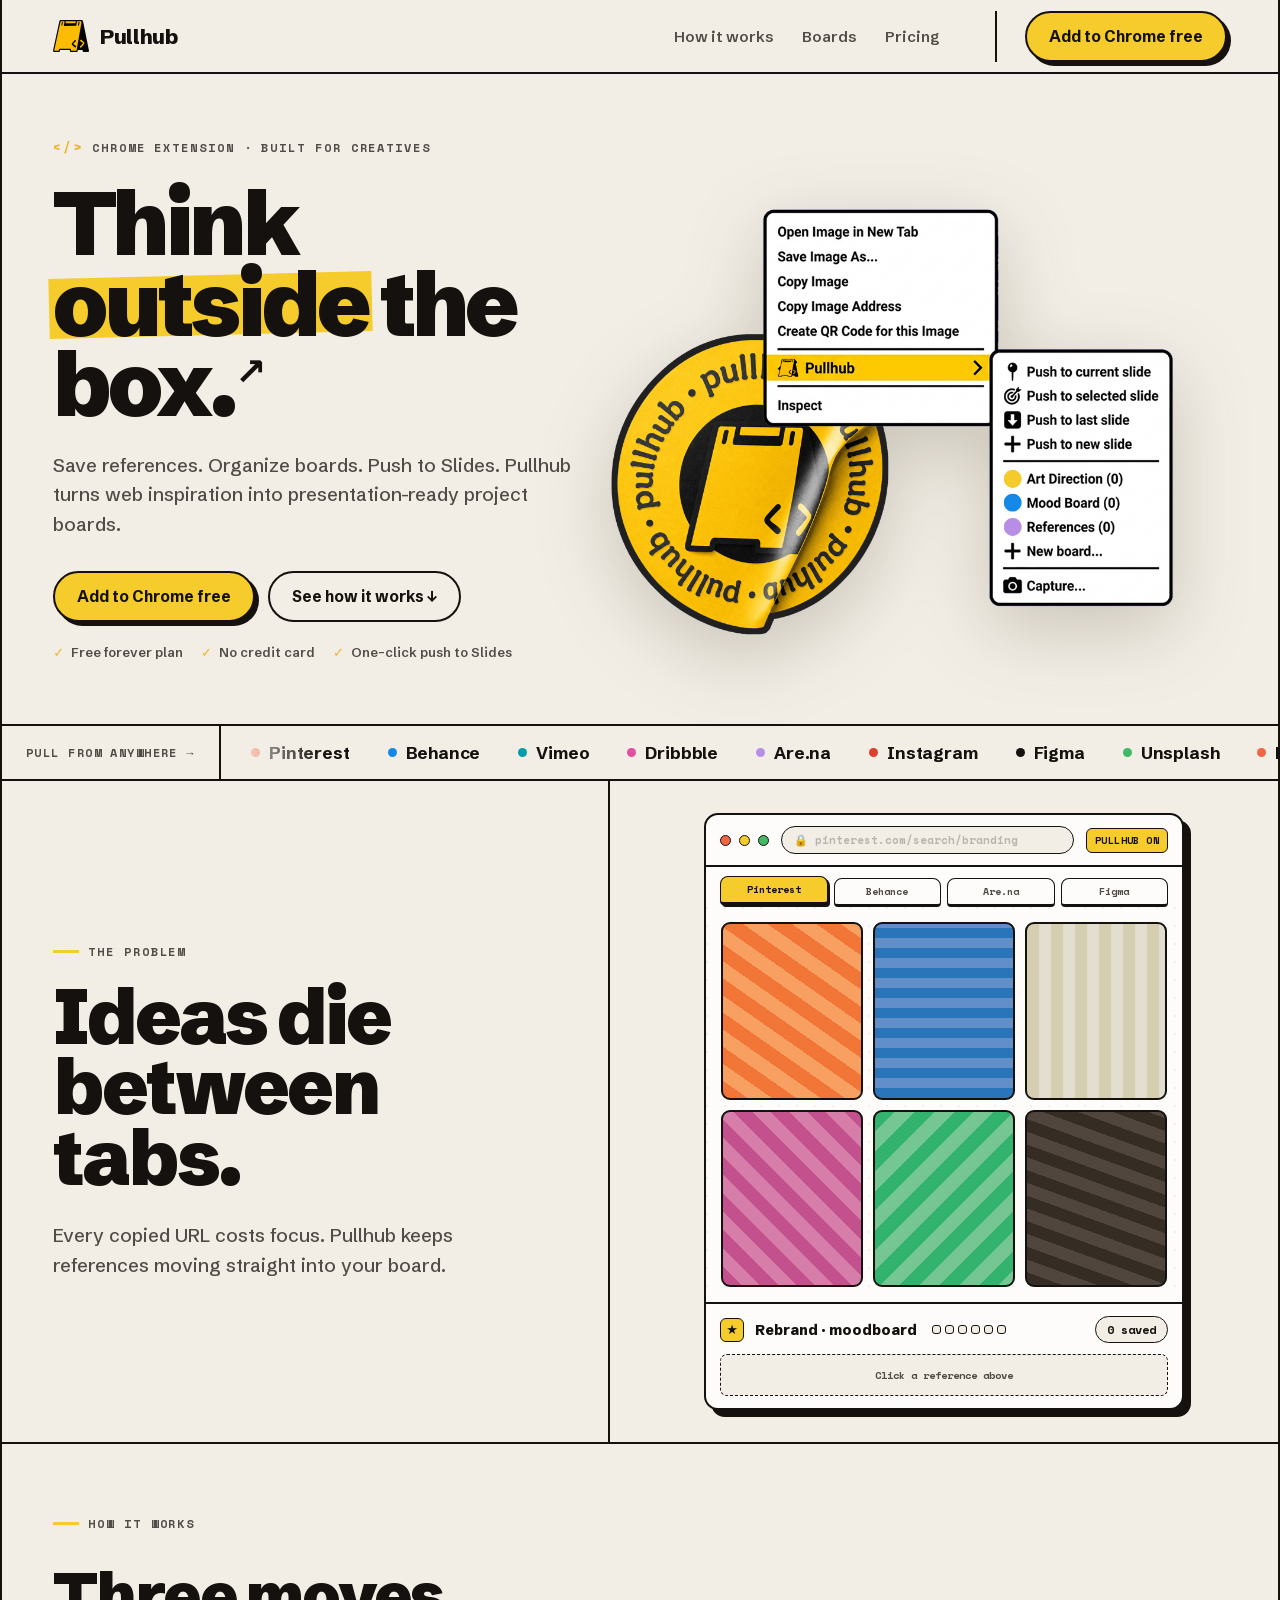
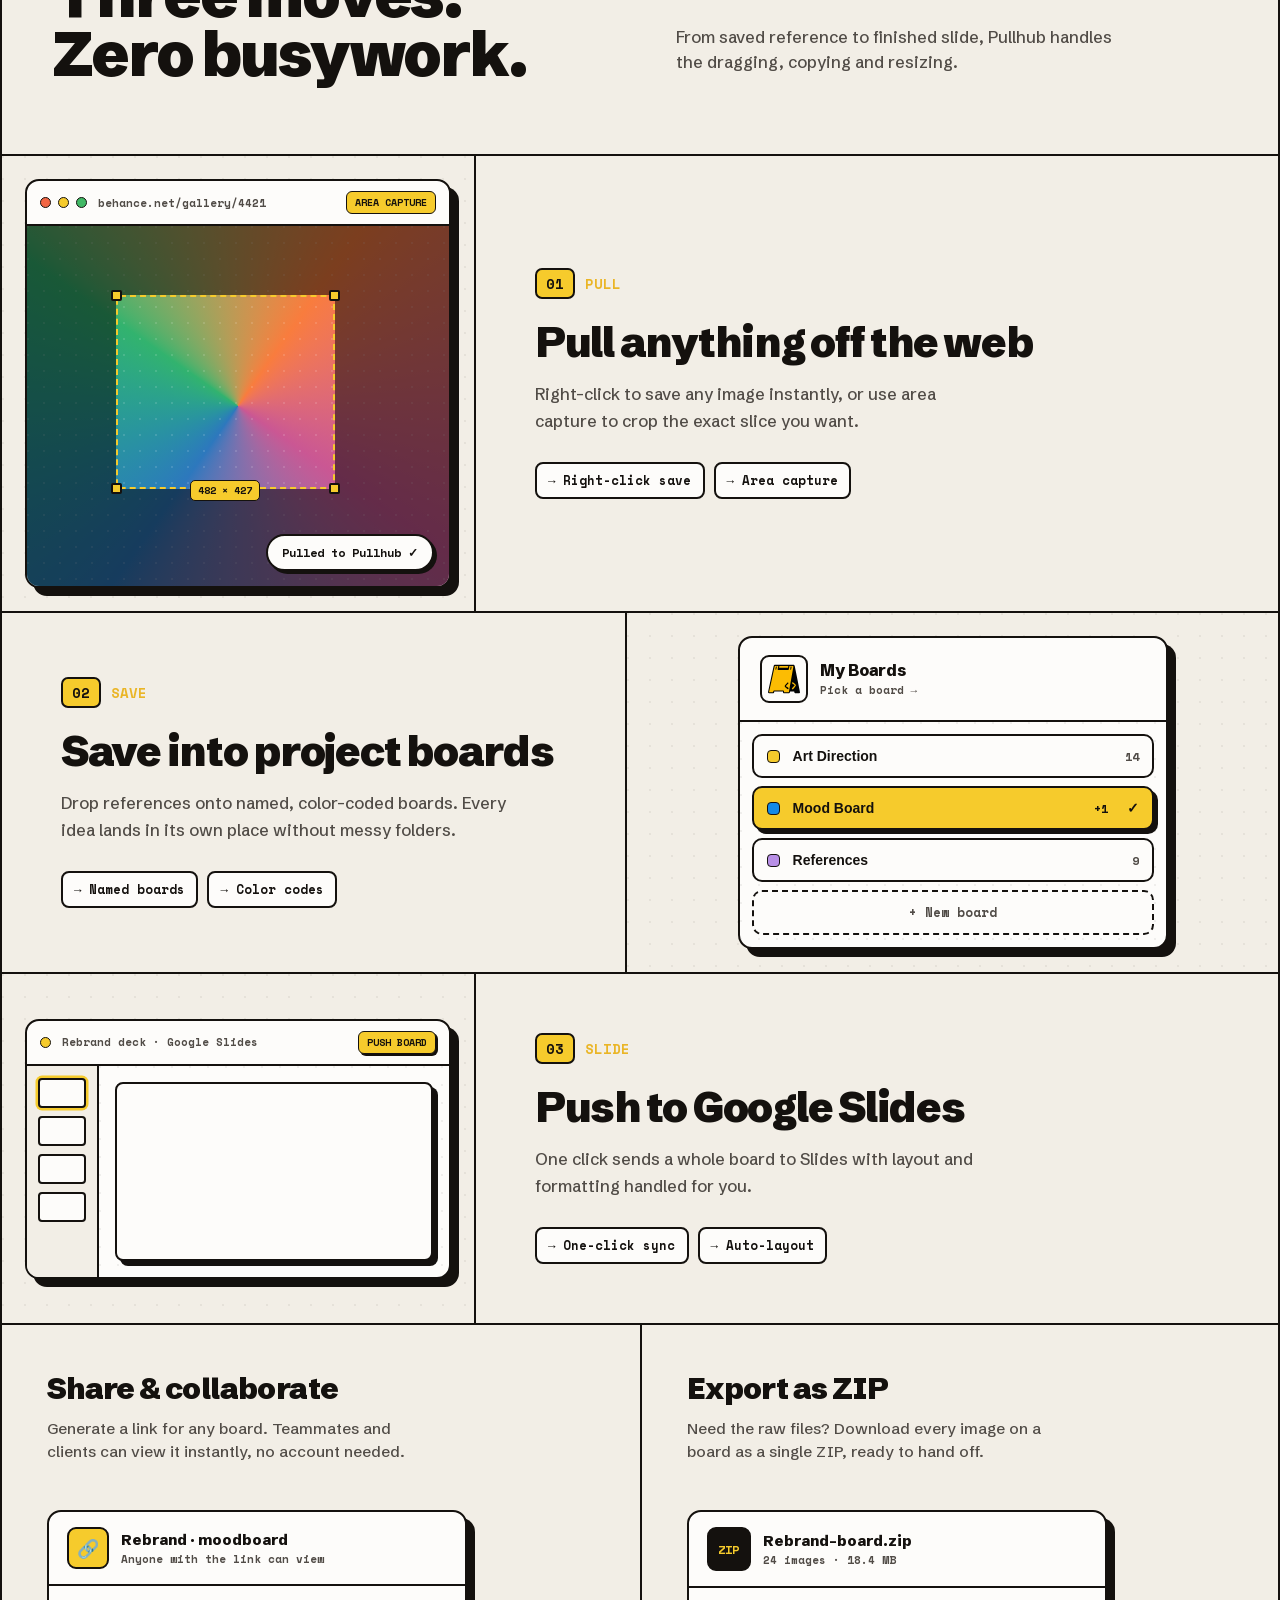
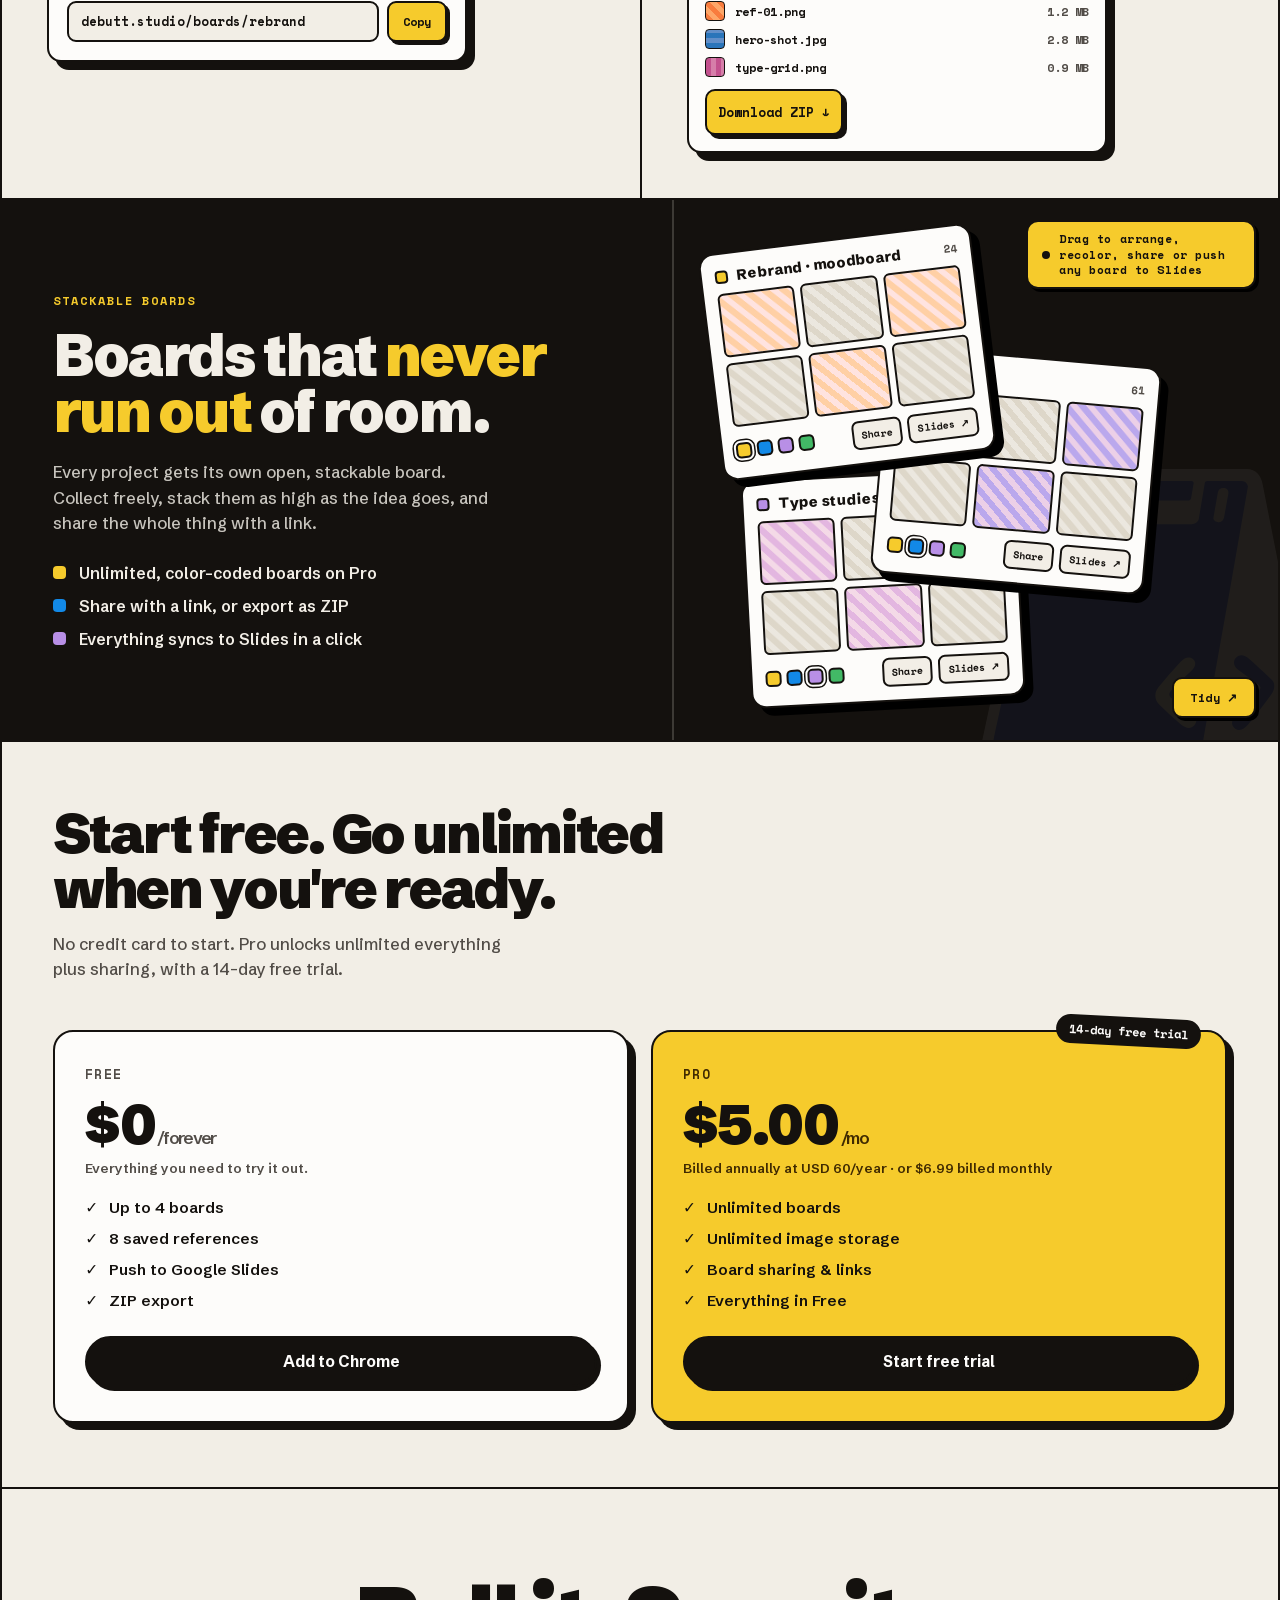
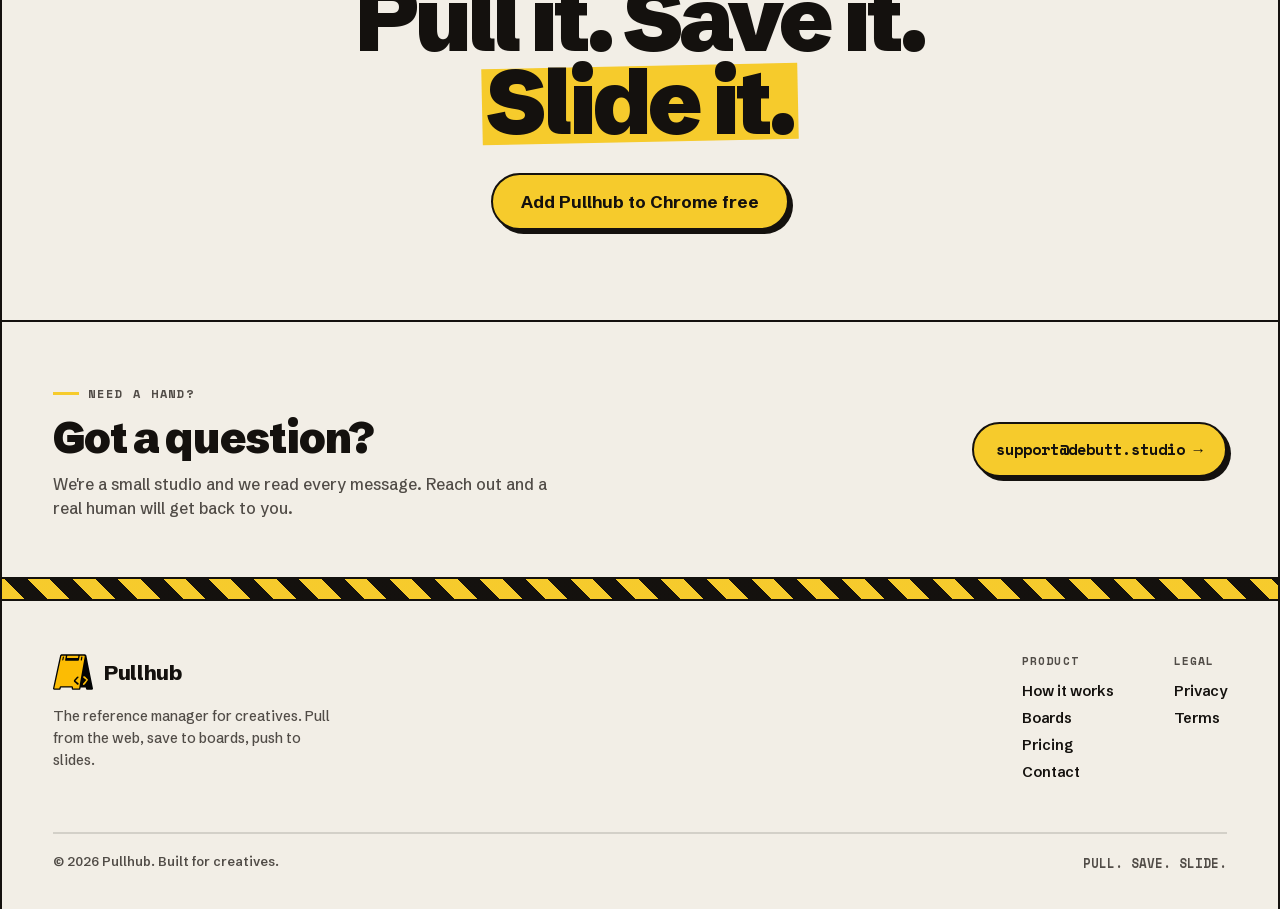
<file: index.html>
<!DOCTYPE html>
<html lang="en"><head>
<meta charset="UTF-8">
<meta name="viewport" content="width=device-width, initial-scale=1.0">
<title>Pullhub | Pull. Save. Slide.</title>
<link rel="icon" href="pullhub-icon.svg" type="image/svg+xml">
<style>/* cyrillic */
@font-face {
  font-family: 'Pixelify Sans';
  font-style: normal;
  font-weight: 400;
  font-display: swap;
  src: url("assets/fonts/412f2f88-51dc-4721-8ed6-1b911ef440d6.woff2") format('woff2');
  unicode-range: U+0301, U+0400-045F, U+0490-0491, U+04B0-04B1, U+2116;
}
/* latin-ext */
@font-face {
  font-family: 'Pixelify Sans';
  font-style: normal;
  font-weight: 400;
  font-display: swap;
  src: url("assets/fonts/8255e194-a20a-4e86-9b73-30552abca56e.woff2") format('woff2');
  unicode-range: U+0100-02BA, U+02BD-02C5, U+02C7-02CC, U+02CE-02D7, U+02DD-02FF, U+0304, U+0308, U+0329, U+1D00-1DBF, U+1E00-1E9F, U+1EF2-1EFF, U+2020, U+20A0-20AB, U+20AD-20C0, U+2113, U+2C60-2C7F, U+A720-A7FF;
}
/* latin */
@font-face {
  font-family: 'Pixelify Sans';
  font-style: normal;
  font-weight: 400;
  font-display: swap;
  src: url("assets/fonts/f13fe979-997b-4c7b-9acd-26e339fbb91d.woff2") format('woff2');
  unicode-range: U+0000-00FF, U+0131, U+0152-0153, U+02BB-02BC, U+02C6, U+02DA, U+02DC, U+0304, U+0308, U+0329, U+2000-206F, U+20AC, U+2122, U+2191, U+2193, U+2212, U+2215, U+FEFF, U+FFFD;
}
/* cyrillic */
@font-face {
  font-family: 'Pixelify Sans';
  font-style: normal;
  font-weight: 500;
  font-display: swap;
  src: url("assets/fonts/412f2f88-51dc-4721-8ed6-1b911ef440d6.woff2") format('woff2');
  unicode-range: U+0301, U+0400-045F, U+0490-0491, U+04B0-04B1, U+2116;
}
/* latin-ext */
@font-face {
  font-family: 'Pixelify Sans';
  font-style: normal;
  font-weight: 500;
  font-display: swap;
  src: url("assets/fonts/8255e194-a20a-4e86-9b73-30552abca56e.woff2") format('woff2');
  unicode-range: U+0100-02BA, U+02BD-02C5, U+02C7-02CC, U+02CE-02D7, U+02DD-02FF, U+0304, U+0308, U+0329, U+1D00-1DBF, U+1E00-1E9F, U+1EF2-1EFF, U+2020, U+20A0-20AB, U+20AD-20C0, U+2113, U+2C60-2C7F, U+A720-A7FF;
}
/* latin */
@font-face {
  font-family: 'Pixelify Sans';
  font-style: normal;
  font-weight: 500;
  font-display: swap;
  src: url("assets/fonts/f13fe979-997b-4c7b-9acd-26e339fbb91d.woff2") format('woff2');
  unicode-range: U+0000-00FF, U+0131, U+0152-0153, U+02BB-02BC, U+02C6, U+02DA, U+02DC, U+0304, U+0308, U+0329, U+2000-206F, U+20AC, U+2122, U+2191, U+2193, U+2212, U+2215, U+FEFF, U+FFFD;
}
/* cyrillic */
@font-face {
  font-family: 'Pixelify Sans';
  font-style: normal;
  font-weight: 600;
  font-display: swap;
  src: url("assets/fonts/412f2f88-51dc-4721-8ed6-1b911ef440d6.woff2") format('woff2');
  unicode-range: U+0301, U+0400-045F, U+0490-0491, U+04B0-04B1, U+2116;
}
/* latin-ext */
@font-face {
  font-family: 'Pixelify Sans';
  font-style: normal;
  font-weight: 600;
  font-display: swap;
  src: url("assets/fonts/8255e194-a20a-4e86-9b73-30552abca56e.woff2") format('woff2');
  unicode-range: U+0100-02BA, U+02BD-02C5, U+02C7-02CC, U+02CE-02D7, U+02DD-02FF, U+0304, U+0308, U+0329, U+1D00-1DBF, U+1E00-1E9F, U+1EF2-1EFF, U+2020, U+20A0-20AB, U+20AD-20C0, U+2113, U+2C60-2C7F, U+A720-A7FF;
}
/* latin */
@font-face {
  font-family: 'Pixelify Sans';
  font-style: normal;
  font-weight: 600;
  font-display: swap;
  src: url("assets/fonts/f13fe979-997b-4c7b-9acd-26e339fbb91d.woff2") format('woff2');
  unicode-range: U+0000-00FF, U+0131, U+0152-0153, U+02BB-02BC, U+02C6, U+02DA, U+02DC, U+0304, U+0308, U+0329, U+2000-206F, U+20AC, U+2122, U+2191, U+2193, U+2212, U+2215, U+FEFF, U+FFFD;
}
/* cyrillic */
@font-face {
  font-family: 'Pixelify Sans';
  font-style: normal;
  font-weight: 700;
  font-display: swap;
  src: url("assets/fonts/412f2f88-51dc-4721-8ed6-1b911ef440d6.woff2") format('woff2');
  unicode-range: U+0301, U+0400-045F, U+0490-0491, U+04B0-04B1, U+2116;
}
/* latin-ext */
@font-face {
  font-family: 'Pixelify Sans';
  font-style: normal;
  font-weight: 700;
  font-display: swap;
  src: url("assets/fonts/8255e194-a20a-4e86-9b73-30552abca56e.woff2") format('woff2');
  unicode-range: U+0100-02BA, U+02BD-02C5, U+02C7-02CC, U+02CE-02D7, U+02DD-02FF, U+0304, U+0308, U+0329, U+1D00-1DBF, U+1E00-1E9F, U+1EF2-1EFF, U+2020, U+20A0-20AB, U+20AD-20C0, U+2113, U+2C60-2C7F, U+A720-A7FF;
}
/* latin */
@font-face {
  font-family: 'Pixelify Sans';
  font-style: normal;
  font-weight: 700;
  font-display: swap;
  src: url("assets/fonts/f13fe979-997b-4c7b-9acd-26e339fbb91d.woff2") format('woff2');
  unicode-range: U+0000-00FF, U+0131, U+0152-0153, U+02BB-02BC, U+02C6, U+02DA, U+02DC, U+0304, U+0308, U+0329, U+2000-206F, U+20AC, U+2122, U+2191, U+2193, U+2212, U+2215, U+FEFF, U+FFFD;
}
/* latin-ext */
@font-face {
  font-family: 'Schibsted Grotesk';
  font-style: normal;
  font-weight: 400;
  font-display: swap;
  src: url("assets/fonts/1c67ea38-f605-4f4b-8d08-14bff912f820.woff2") format('woff2');
  unicode-range: U+0100-02BA, U+02BD-02C5, U+02C7-02CC, U+02CE-02D7, U+02DD-02FF, U+0304, U+0308, U+0329, U+1D00-1DBF, U+1E00-1E9F, U+1EF2-1EFF, U+2020, U+20A0-20AB, U+20AD-20C0, U+2113, U+2C60-2C7F, U+A720-A7FF;
}
/* latin */
@font-face {
  font-family: 'Schibsted Grotesk';
  font-style: normal;
  font-weight: 400;
  font-display: swap;
  src: url("assets/fonts/f9412008-b8f0-44a3-8dcd-20d485288e32.woff2") format('woff2');
  unicode-range: U+0000-00FF, U+0131, U+0152-0153, U+02BB-02BC, U+02C6, U+02DA, U+02DC, U+0304, U+0308, U+0329, U+2000-206F, U+20AC, U+2122, U+2191, U+2193, U+2212, U+2215, U+FEFF, U+FFFD;
}
/* latin-ext */
@font-face {
  font-family: 'Schibsted Grotesk';
  font-style: normal;
  font-weight: 500;
  font-display: swap;
  src: url("assets/fonts/1c67ea38-f605-4f4b-8d08-14bff912f820.woff2") format('woff2');
  unicode-range: U+0100-02BA, U+02BD-02C5, U+02C7-02CC, U+02CE-02D7, U+02DD-02FF, U+0304, U+0308, U+0329, U+1D00-1DBF, U+1E00-1E9F, U+1EF2-1EFF, U+2020, U+20A0-20AB, U+20AD-20C0, U+2113, U+2C60-2C7F, U+A720-A7FF;
}
/* latin */
@font-face {
  font-family: 'Schibsted Grotesk';
  font-style: normal;
  font-weight: 500;
  font-display: swap;
  src: url("assets/fonts/f9412008-b8f0-44a3-8dcd-20d485288e32.woff2") format('woff2');
  unicode-range: U+0000-00FF, U+0131, U+0152-0153, U+02BB-02BC, U+02C6, U+02DA, U+02DC, U+0304, U+0308, U+0329, U+2000-206F, U+20AC, U+2122, U+2191, U+2193, U+2212, U+2215, U+FEFF, U+FFFD;
}
/* latin-ext */
@font-face {
  font-family: 'Schibsted Grotesk';
  font-style: normal;
  font-weight: 600;
  font-display: swap;
  src: url("assets/fonts/1c67ea38-f605-4f4b-8d08-14bff912f820.woff2") format('woff2');
  unicode-range: U+0100-02BA, U+02BD-02C5, U+02C7-02CC, U+02CE-02D7, U+02DD-02FF, U+0304, U+0308, U+0329, U+1D00-1DBF, U+1E00-1E9F, U+1EF2-1EFF, U+2020, U+20A0-20AB, U+20AD-20C0, U+2113, U+2C60-2C7F, U+A720-A7FF;
}
/* latin */
@font-face {
  font-family: 'Schibsted Grotesk';
  font-style: normal;
  font-weight: 600;
  font-display: swap;
  src: url("assets/fonts/f9412008-b8f0-44a3-8dcd-20d485288e32.woff2") format('woff2');
  unicode-range: U+0000-00FF, U+0131, U+0152-0153, U+02BB-02BC, U+02C6, U+02DA, U+02DC, U+0304, U+0308, U+0329, U+2000-206F, U+20AC, U+2122, U+2191, U+2193, U+2212, U+2215, U+FEFF, U+FFFD;
}
/* latin-ext */
@font-face {
  font-family: 'Schibsted Grotesk';
  font-style: normal;
  font-weight: 700;
  font-display: swap;
  src: url("assets/fonts/1c67ea38-f605-4f4b-8d08-14bff912f820.woff2") format('woff2');
  unicode-range: U+0100-02BA, U+02BD-02C5, U+02C7-02CC, U+02CE-02D7, U+02DD-02FF, U+0304, U+0308, U+0329, U+1D00-1DBF, U+1E00-1E9F, U+1EF2-1EFF, U+2020, U+20A0-20AB, U+20AD-20C0, U+2113, U+2C60-2C7F, U+A720-A7FF;
}
/* latin */
@font-face {
  font-family: 'Schibsted Grotesk';
  font-style: normal;
  font-weight: 700;
  font-display: swap;
  src: url("assets/fonts/f9412008-b8f0-44a3-8dcd-20d485288e32.woff2") format('woff2');
  unicode-range: U+0000-00FF, U+0131, U+0152-0153, U+02BB-02BC, U+02C6, U+02DA, U+02DC, U+0304, U+0308, U+0329, U+2000-206F, U+20AC, U+2122, U+2191, U+2193, U+2212, U+2215, U+FEFF, U+FFFD;
}
/* latin-ext */
@font-face {
  font-family: 'Schibsted Grotesk';
  font-style: normal;
  font-weight: 800;
  font-display: swap;
  src: url("assets/fonts/1c67ea38-f605-4f4b-8d08-14bff912f820.woff2") format('woff2');
  unicode-range: U+0100-02BA, U+02BD-02C5, U+02C7-02CC, U+02CE-02D7, U+02DD-02FF, U+0304, U+0308, U+0329, U+1D00-1DBF, U+1E00-1E9F, U+1EF2-1EFF, U+2020, U+20A0-20AB, U+20AD-20C0, U+2113, U+2C60-2C7F, U+A720-A7FF;
}
/* latin */
@font-face {
  font-family: 'Schibsted Grotesk';
  font-style: normal;
  font-weight: 800;
  font-display: swap;
  src: url("assets/fonts/f9412008-b8f0-44a3-8dcd-20d485288e32.woff2") format('woff2');
  unicode-range: U+0000-00FF, U+0131, U+0152-0153, U+02BB-02BC, U+02C6, U+02DA, U+02DC, U+0304, U+0308, U+0329, U+2000-206F, U+20AC, U+2122, U+2191, U+2193, U+2212, U+2215, U+FEFF, U+FFFD;
}
/* latin-ext */
@font-face {
  font-family: 'Schibsted Grotesk';
  font-style: normal;
  font-weight: 900;
  font-display: swap;
  src: url("assets/fonts/1c67ea38-f605-4f4b-8d08-14bff912f820.woff2") format('woff2');
  unicode-range: U+0100-02BA, U+02BD-02C5, U+02C7-02CC, U+02CE-02D7, U+02DD-02FF, U+0304, U+0308, U+0329, U+1D00-1DBF, U+1E00-1E9F, U+1EF2-1EFF, U+2020, U+20A0-20AB, U+20AD-20C0, U+2113, U+2C60-2C7F, U+A720-A7FF;
}
/* latin */
@font-face {
  font-family: 'Schibsted Grotesk';
  font-style: normal;
  font-weight: 900;
  font-display: swap;
  src: url("assets/fonts/f9412008-b8f0-44a3-8dcd-20d485288e32.woff2") format('woff2');
  unicode-range: U+0000-00FF, U+0131, U+0152-0153, U+02BB-02BC, U+02C6, U+02DA, U+02DC, U+0304, U+0308, U+0329, U+2000-206F, U+20AC, U+2122, U+2191, U+2193, U+2212, U+2215, U+FEFF, U+FFFD;
}
/* vietnamese */
@font-face {
  font-family: 'Space Mono';
  font-style: normal;
  font-weight: 400;
  font-display: swap;
  src: url("assets/fonts/4dfe9f4b-0774-4181-bc36-b36f9f3398b3.woff2") format('woff2');
  unicode-range: U+0102-0103, U+0110-0111, U+0128-0129, U+0168-0169, U+01A0-01A1, U+01AF-01B0, U+0300-0301, U+0303-0304, U+0308-0309, U+0323, U+0329, U+1EA0-1EF9, U+20AB;
}
/* latin-ext */
@font-face {
  font-family: 'Space Mono';
  font-style: normal;
  font-weight: 400;
  font-display: swap;
  src: url("assets/fonts/478cc48b-b602-4059-9554-7bdfcee34f1b.woff2") format('woff2');
  unicode-range: U+0100-02BA, U+02BD-02C5, U+02C7-02CC, U+02CE-02D7, U+02DD-02FF, U+0304, U+0308, U+0329, U+1D00-1DBF, U+1E00-1E9F, U+1EF2-1EFF, U+2020, U+20A0-20AB, U+20AD-20C0, U+2113, U+2C60-2C7F, U+A720-A7FF;
}
/* latin */
@font-face {
  font-family: 'Space Mono';
  font-style: normal;
  font-weight: 400;
  font-display: swap;
  src: url("assets/fonts/c886daec-c59a-45f6-a81e-67b72df71ce3.woff2") format('woff2');
  unicode-range: U+0000-00FF, U+0131, U+0152-0153, U+02BB-02BC, U+02C6, U+02DA, U+02DC, U+0304, U+0308, U+0329, U+2000-206F, U+20AC, U+2122, U+2191, U+2193, U+2212, U+2215, U+FEFF, U+FFFD;
}
/* vietnamese */
@font-face {
  font-family: 'Space Mono';
  font-style: normal;
  font-weight: 700;
  font-display: swap;
  src: url("assets/fonts/67fe4eee-1615-4c71-aa0f-0a0fd78dffa3.woff2") format('woff2');
  unicode-range: U+0102-0103, U+0110-0111, U+0128-0129, U+0168-0169, U+01A0-01A1, U+01AF-01B0, U+0300-0301, U+0303-0304, U+0308-0309, U+0323, U+0329, U+1EA0-1EF9, U+20AB;
}
/* latin-ext */
@font-face {
  font-family: 'Space Mono';
  font-style: normal;
  font-weight: 700;
  font-display: swap;
  src: url("assets/fonts/18283bad-2efa-437a-921d-eb6b2d3f3d5f.woff2") format('woff2');
  unicode-range: U+0100-02BA, U+02BD-02C5, U+02C7-02CC, U+02CE-02D7, U+02DD-02FF, U+0304, U+0308, U+0329, U+1D00-1DBF, U+1E00-1E9F, U+1EF2-1EFF, U+2020, U+20A0-20AB, U+20AD-20C0, U+2113, U+2C60-2C7F, U+A720-A7FF;
}
/* latin */
@font-face {
  font-family: 'Space Mono';
  font-style: normal;
  font-weight: 700;
  font-display: swap;
  src: url("assets/fonts/820a6fdc-0813-4b84-ab26-a403552ec1da.woff2") format('woff2');
  unicode-range: U+0000-00FF, U+0131, U+0152-0153, U+02BB-02BC, U+02C6, U+02DA, U+02DC, U+0304, U+0308, U+0329, U+2000-206F, U+20AC, U+2122, U+2191, U+2193, U+2212, U+2215, U+FEFF, U+FFFD;
}
</style>
<style>/* ============================================================
   PULLHUB — caution-yellow / hazard system
   Loud but balanced: a strict grid ledger holding playful pops.
   ============================================================ */

:root {
  --ink:        oklch(0.18 0.008 65);
  --ink-soft:   oklch(0.42 0.010 65);
  --paper:      oklch(0.992 0.003 85);

  /* caution yellow = the brand */
  --accent:     oklch(0.855 0.165 92);   /* safety yellow */
  --accent-deep:oklch(0.80 0.155 86);
  --accent-ink: oklch(0.30 0.10 92);

  /* secondary pops (set per theme) */
  --pop-1: oklch(0.72 0.13 305);  /* lilac */
  --pop-2: oklch(0.62 0.17 250);  /* blue  */
  --pop-3: oklch(0.68 0.18 35);   /* coral */

  --bg:   oklch(0.95 0.012 85);
  --line: var(--ink);
  --bd: 2px;
  --maxw: 1320px;
  --r: 16px;

  --font: "Schibsted Grotesk", system-ui, sans-serif;
  --mono: "Space Mono", ui-monospace, monospace;
}

/* ---- background variants ---- */
.page[data-bg="white"] { --bg: oklch(0.986 0.003 85); }
.page[data-bg="blush"] { --bg: oklch(0.94 0.014 32); }

/* ---- theme / secondary-pop variants ---- */
.page[data-theme="mono"] { --pop-1: oklch(0.46 0.01 65); --pop-2: oklch(0.62 0.012 65); --pop-3: var(--accent-deep); }
.page[data-theme="pop"]  { --pop-1: oklch(0.80 0.20 130); --pop-2: oklch(0.62 0.24 330); --pop-3: oklch(0.66 0.20 250); }

* { box-sizing: border-box; margin: 0; padding: 0; }
html { scroll-behavior: smooth; }
body { background: var(--bg); color: var(--ink); font-family: var(--font); -webkit-font-smoothing: antialiased; overflow-x: clip; }
.mono { font-family: var(--mono); }
a { color: inherit; text-decoration: none; }
img { display: block; max-width: 100%; }

/* hazard stripe motif */
.hazard {
  background-image: repeating-linear-gradient(45deg,
    var(--accent) 0 16px, var(--ink) 16px 32px);
}

/* ---- the grid ledger ---- */
.page {
  max-width: var(--maxw);
  margin: 0 auto;
  background: var(--bg);
  border-left: var(--bd) solid var(--line);
  border-right: var(--bd) solid var(--line);
}
.rule-b { border-bottom: var(--bd) solid var(--line); }
.pad { padding: 0 clamp(20px, 4vw, 56px); }

/* ---- buttons ---- */
.btn {
  display: inline-flex; align-items: center; gap: 10px;
  font-family: var(--font); font-weight: 700; font-size: 15.5px;
  padding: 14px 22px; border-radius: 999px;
  border: var(--bd) solid var(--ink); background: var(--ink); color: var(--paper);
  cursor: pointer; transition: transform .12s ease, box-shadow .12s ease, background .15s;
  box-shadow: 4px 4px 0 0 var(--ink);
}
.btn:hover { transform: translate(-2px,-2px); box-shadow: 6px 6px 0 0 var(--ink); }
.btn:active { transform: translate(2px,2px); box-shadow: 1px 1px 0 0 var(--ink); }
.btn--yellow { background: var(--accent); color: var(--ink); }
.btn--ghost { background: transparent; color: var(--ink); box-shadow: none; }
.btn--ghost:hover { background: var(--paper); box-shadow: 4px 4px 0 0 var(--ink); }

/* ---- shared bits ---- */
.eyebrow {
  display: inline-flex; align-items: center; gap: 9px;
  font-family: var(--mono); font-size: 12px; font-weight: 700;
  letter-spacing: 0.16em; text-transform: uppercase; color: var(--ink-soft);
}
.eyebrow .bar { width: 26px; height: 3px; background: var(--accent); display: inline-block; }
.kicker {
  font-family: var(--mono); font-size: 12px; font-weight: 700; letter-spacing: 0.16em;
  text-transform: uppercase; color: var(--ink-soft);
  display: inline-flex; align-items: center; gap: 9px;
}

/* ============ NAV ============ */
.nav { position: sticky; top: 0; z-index: 60; background: color-mix(in oklch, var(--bg) 88%, transparent); backdrop-filter: blur(8px); }
.nav-inner { display: flex; align-items: stretch; height: 72px; }
.brand { display: flex; align-items: center; gap: 11px; font-weight: 800; font-size: 21px; letter-spacing: -0.02em; padding-right: 30px; }
.logo-mark { width: 36px; height: 36px; flex: none; display: block; }
.foot-brand .logo-mark { width: 40px; height: 40px; }
.nav-links { display: flex; align-items: center; gap: 28px; margin-left: auto; font-weight: 600; font-size: 15px; }
.nav-links a.l { color: var(--ink-soft); }
.nav-links a.l:hover { color: var(--ink); }
.nav-cta { display: flex; align-items: center; padding-left: 28px; border-left: var(--bd) solid var(--line); margin-left: 28px; }
@media (max-width: 860px){ .nav-links .l { display: none; } .nav-cta { border-left: none; margin-left: 0; padding-left: 0; } }

/* ============ HERO ============ */
.hero { display: grid; grid-template-columns: 1.05fr 0.95fr; }
.hero[data-layout="stacked"] { grid-template-columns: 1fr; }
.hero-left { padding: clamp(40px,5vw,72px) clamp(24px,4vw,56px); display: flex; flex-direction: column; justify-content: center; }
.hero-right { border-left: var(--bd) solid var(--line); position: relative; padding: clamp(32px,4vw,52px); display: grid; place-items: center; overflow: visible; min-height: 460px; }
.hero[data-layout="stacked"] .hero-right { border-left: none; border-top: var(--bd) solid var(--line); }
.hero-left .eyebrow { margin-bottom: 26px; }
.hero h1 {
  font-size: clamp(48px, 7vw, 104px); line-height: 0.9; letter-spacing: -0.045em; font-weight: 900;
  max-width: 11ch;
}
.hero h1 .hl { position: relative; white-space: nowrap; display: inline-block; isolation: isolate; }
.hero h1 .hl::before {
  content: ""; position: absolute; left: -4px; right: -4px; top: 14%; bottom: 12%; z-index: -1;
  background: var(--accent); transform: rotate(-1.4deg);
}
.hero h1 .out { color: var(--ink); }
.hero h1 .arr { font-size: 0.42em; vertical-align: super; }
.hero-sub { margin-top: 26px; font-size: clamp(16px,1.6vw,19px); line-height: 1.55; max-width: 44ch; color: var(--ink-soft); font-weight: 500; }
.hero-cta { margin-top: 32px; display: flex; gap: 13px; flex-wrap: wrap; }
.hero-meta { margin-top: 22px; display: flex; gap: 18px; flex-wrap: wrap; font-size: 13px; color: var(--ink-soft); font-weight: 600; }
.hero-meta span { display: inline-flex; align-items: center; gap: 7px; }
.hero-meta b { color: var(--accent-deep); }

/* hero product-shot slot + playful cluster */
.shot-wrap { position: relative; width: 100%; max-width: 460px; }
.shot {
  width: 100%; aspect-ratio: 4/3; border: var(--bd) solid var(--ink); border-radius: 18px;
  box-shadow: 7px 7px 0 0 var(--ink); overflow: hidden; background: var(--paper);
}
.shot image-slot { width: 100%; height: 100%; }
.cluster-pill, .cluster-sq, .cluster-circ, .cluster-tab {
  position: absolute; border: var(--bd) solid var(--ink); box-shadow: 4px 4px 0 0 var(--ink); z-index: 4;
}
.cluster-pill { display: inline-flex; align-items: center; gap: 8px; padding: 9px 16px; border-radius: 999px; background: var(--accent); font-family: var(--mono); font-weight: 700; font-size: 13px; }
.cluster-pill.p2 { background: var(--pop-1); color: var(--paper); }
.cluster-sq { width: 56px; height: 56px; border-radius: 10px; background:
  repeating-conic-gradient(var(--ink) 0 25%, var(--paper) 0 50%) 0 0 / 28px 28px; }
.cluster-circ { width: 54px; height: 54px; border-radius: 50%; background: var(--pop-2); }
.cluster-tab { background: var(--paper); border-radius: 9px; padding: 8px 12px; font-family: var(--mono); font-size: 12px; font-weight: 700; display: inline-flex; align-items: center; gap: 8px; }
.cluster-tab .d { width: 8px; height: 8px; border-radius: 50%; }
.c-tl { top: -22px; left: -26px; transform: rotate(-7deg); }
.c-tr { top: -28px; right: -18px; transform: rotate(6deg); }
.c-bl { bottom: -24px; left: -30px; transform: rotate(5deg); }
.c-br { bottom: -18px; right: -26px; transform: rotate(-6deg); }
.c-ml { top: 42%; left: -44px; transform: rotate(-9deg); }
@media (max-width: 920px){ .hero { grid-template-columns: 1fr; } .hero-right { border-left: none; border-top: var(--bd) solid var(--line); } }
@media (max-width: 520px){ .c-ml, .c-tr { display: none; } }

/* ============ SOURCE ROW ============ */
.sources { display: flex; align-items: center; gap: 0; overflow: hidden; }
.sources .lbl { flex: none; padding: 18px 24px; border-right: var(--bd) solid var(--line); font-family: var(--mono); font-size: 12px; font-weight: 700; letter-spacing: 0.12em; text-transform: uppercase; color: var(--ink-soft); white-space: nowrap; background: var(--bg); z-index: 2; }
.src-track { display: flex; gap: 38px; align-items: center; white-space: nowrap; animation: scroll-src 30s linear infinite; padding: 0 30px;
  -webkit-mask-image: linear-gradient(90deg, transparent 0, #000 5%, #000 90%, transparent 100%);
  mask-image: linear-gradient(90deg, transparent 0, #000 5%, #000 90%, transparent 100%); }
.sources:hover .src-track { animation-play-state: paused; }
.src-track .s { display: inline-flex; align-items: center; gap: 9px; font-weight: 700; font-size: 17px; letter-spacing: -0.01em; }
.src-track .s .d { width: 9px; height: 9px; border-radius: 50%; }
@keyframes scroll-src { to { transform: translateX(-50%); } }

/* ============ PROBLEM (ideas die between tabs) ============ */
.problem { display: grid; grid-template-columns: 0.95fr 1.05fr; min-height: 560px; }
.problem-left { padding: clamp(40px,5vw,76px) clamp(24px,4vw,56px); display: flex; flex-direction: column; justify-content: center; }
.problem-left h2 { font-size: clamp(40px,6vw,82px); line-height: 0.92; letter-spacing: -0.04em; font-weight: 900; margin-top: 22px; }
.problem-left p { margin-top: 26px; font-size: clamp(16px,1.6vw,19px); line-height: 1.6; max-width: 36ch; color: var(--ink-soft); font-weight: 500; }
/* mock browser — click references to save them to a board (the Pullhub way) */
.problem-right { border-left: var(--bd) solid var(--line); position: relative; overflow: hidden; display: grid; place-items: center; padding: clamp(18px,2.6vw,32px); }
.savewin {
  width: 100%; max-width: 480px; background: var(--paper);
  border: var(--bd) solid var(--ink); border-radius: 14px;
  box-shadow: 7px 7px 0 0 var(--ink); overflow: hidden;
  display: flex; flex-direction: column;
}
.savewin-bar { display: flex; align-items: center; gap: 8px; padding: 11px 14px; border-bottom: var(--bd) solid var(--ink); }
.sw-dot { width: 11px; height: 11px; border-radius: 50%; border: 1.5px solid var(--ink); flex: none; }
.sw-dot:nth-child(1){ background: var(--pop-3); }
.sw-dot:nth-child(2){ background: var(--accent); }
.sw-dot:nth-child(3){ background: oklch(0.7 0.16 150); }
.savewin-addr { flex: 1; margin: 0 4px; font-family: var(--mono); font-size: 11px; font-weight: 700; color: var(--ink-soft); background: var(--bg); border: 1.5px solid var(--ink); border-radius: 999px; padding: 5px 12px; white-space: nowrap; overflow: hidden; text-overflow: ellipsis; }
.savewin-tag { flex: none; font-family: var(--mono); font-size: 10px; font-weight: 700; letter-spacing: 0.04em; color: var(--ink); background: var(--accent); border: 1.5px solid var(--ink); border-radius: 6px; padding: 4px 8px; white-space: nowrap; }
.savewin-body { padding: 15px; background: radial-gradient(circle at 1px 1px, oklch(0.2 0.01 65 / 0.06) 1px, transparent 0) 0 0 / 18px 18px; }
.ref-grid { display: grid; grid-template-columns: repeat(3,1fr); gap: 10px; }
.ref-tile { position: relative; aspect-ratio: 4/5; border: var(--bd) solid var(--ink); border-radius: 9px; overflow: hidden; cursor: pointer; padding: 0; background: var(--paper); transition: transform .14s, box-shadow .14s; }
.ref-tile:hover { transform: translateY(-2px); box-shadow: 3px 4px 0 0 var(--ink); }
.ref-tile .save-pill { position: absolute; left: 50%; bottom: 8px; transform: translateX(-50%) translateY(5px); opacity: 0; transition: opacity .14s, transform .14s; font-family: var(--mono); font-size: 9.5px; font-weight: 700; color: var(--ink); background: var(--accent); border: 1.5px solid var(--ink); border-radius: 999px; padding: 4px 9px; white-space: nowrap; pointer-events: none; }
.ref-tile:hover .save-pill { opacity: 1; transform: translateX(-50%) translateY(0); }
.ref-tile .check { position: absolute; inset: 0; display: none; place-items: center; background: oklch(0.04 0 0 / 0.42); }
.ref-tile .check b { width: 34px; height: 34px; border-radius: 50%; background: var(--accent); border: var(--bd) solid var(--ink); display: grid; place-items: center; font-size: 18px; color: var(--ink); }
.ref-tile.is-saved { box-shadow: inset 0 0 0 3px var(--accent), 4px 5px 0 0 var(--ink); }
.ref-tile.is-saved .check { display: grid; animation: pop .25s cubic-bezier(.3,1.4,.5,1); }
.ref-tile.is-saved .save-pill { display: none; }
@keyframes pop { from { transform: scale(0.5); opacity: 0; } to { transform: scale(1); opacity: 1; } }
/* saved-to board bar */
.save-board { display: flex; align-items: center; gap: 11px; padding: 12px 14px; border-top: var(--bd) solid var(--ink); }
.sb-star { width: 24px; height: 24px; border-radius: 6px; background: var(--accent); border: 1.5px solid var(--ink); display: grid; place-items: center; font-size: 13px; line-height: 1; flex: none; }
.sb-name { font-weight: 800; font-size: 14px; color: var(--ink); }
.sb-dots { display: flex; gap: 4px; margin-left: 4px; }
.sb-dots i { width: 9px; height: 9px; border-radius: 3px; border: 1.5px solid var(--ink); background: var(--bg); transition: background .2s; }
.sb-dots i.on { background: var(--accent); }
.sb-count { margin-left: auto; font-family: var(--mono); font-size: 12px; font-weight: 700; color: var(--ink); background: var(--bg); border: 1.5px solid var(--ink); border-radius: 999px; padding: 4px 11px; flex: none; }

/* PULLHUB_INTERACTION_V2 START: click references into a live board */
.source-tabs { display: flex; gap: 6px; padding: 11px 14px 0; overflow: hidden; }
.source-tabs span { flex: 1; min-width: 0; font-family: var(--mono); font-size: 10px; font-weight: 700; color: var(--ink-soft); border: 1.5px solid var(--ink); border-bottom-width: 3px; border-radius: 8px 8px 4px 4px; background: var(--paper); padding: 5px 7px; text-align: center; white-space: nowrap; overflow: hidden; text-overflow: ellipsis; transition: background .18s, transform .18s, color .18s; }
.source-tabs span.is-active { color: var(--ink); background: var(--accent); transform: translateY(-2px); box-shadow: 2px 2px 0 0 var(--ink); }
.savewin-addr .tab-cycle { display: inline-block; min-width: 0; transition: opacity .18s; }
.savewin.is-switching .tab-cycle { opacity: .35; }
.savewin-tag { animation: pullhub-on-pulse 2.8s ease-in-out infinite; }
.ref-tile.is-saved { transform: translateY(-2px); }
.ref-tile.is-saved::before { content: "SAVED"; position: absolute; top: 8px; left: 8px; z-index: 2; font-family: var(--mono); font-size: 9px; font-weight: 700; color: var(--ink); background: var(--accent); border: 1.5px solid var(--ink); border-radius: 999px; padding: 3px 7px; }
.sb-count { transition: transform .16s, background .16s; }
.save-board { flex-wrap: wrap; }
.board-preview { flex-basis: 100%; display: grid; grid-template-columns: repeat(6, minmax(0,1fr)); gap: 6px; min-height: 42px; }
.board-preview::before { content: "Click a reference above"; grid-column: 1 / -1; display: grid; place-items: center; min-height: 38px; font-family: var(--mono); font-size: 10.5px; font-weight: 700; color: var(--ink-soft); border: 1.5px dashed var(--ink); border-radius: 7px; background: var(--bg); }
.board-preview.has-items::before { display: none; }
.board-thumb { min-height: 38px; border: 1.5px solid var(--ink); border-radius: 7px; box-shadow: 2px 2px 0 0 var(--ink); animation: pullhub-thumb-in .22s cubic-bezier(.3,1.4,.5,1); }
.save-board:has(.sb-dots i.on) .sb-count { background: var(--accent); transform: translateY(-1px); }
@keyframes pullhub-on-pulse {
  0%, 100% { transform: translateY(0); box-shadow: none; }
  50% { transform: translateY(-1px); box-shadow: 2px 2px 0 0 var(--ink); }
}
@keyframes pullhub-thumb-in {
  from { opacity: 0; transform: translateY(-8px) scale(.82); }
  to { opacity: 1; transform: translateY(0) scale(1); }
}
@media (prefers-reduced-motion: reduce) {
  .savewin-tag,
  .board-thumb { animation: none; }
}
/* PULLHUB_INTERACTION_V2 END */
@media (max-width: 920px){ .problem { grid-template-columns: 1fr; } .problem-right { border-left: none; border-top: var(--bd) solid var(--line); min-height: 440px; } }

/* ============ HOW IT WORKS ============ */
.works-head { padding: clamp(48px,5.5vw,86px) clamp(24px,4vw,56px); display: flex; flex-direction: column; }
.works-head .kicker { margin-bottom: clamp(22px,2.6vw,34px); }
.works-head .wh-row { display: grid; grid-template-columns: minmax(0,1.25fr) minmax(0,1fr); gap: clamp(24px,4vw,64px); align-items: end; max-width: 1080px; }
.works-head h2 { font-size: clamp(34px,5vw,62px); line-height: 0.96; letter-spacing: -0.035em; font-weight: 900; }
.works-head p { max-width: 40ch; color: var(--ink-soft); font-weight: 500; font-size: 16.5px; line-height: 1.55; padding-bottom: 8px; }
@media (max-width: 720px){ .works-head .wh-row { grid-template-columns: 1fr; gap: 16px; align-items: start; } }

.step-row { display: grid; grid-template-columns: 0.74fr 1.26fr; align-items: stretch; }
.step-row:nth-child(even) .step-copy { order: 2; border-left: var(--bd) solid var(--line); border-right: none; }
.step-copy { padding: clamp(40px,4.6vw,68px); display: flex; flex-direction: column; justify-content: center; border-right: var(--bd) solid var(--line); }
.step-num { font-family: var(--mono); font-weight: 700; font-size: 14px; color: var(--accent-deep); display: inline-flex; align-items: center; gap: 10px; }
.step-num .n { background: var(--accent); color: var(--ink); border: var(--bd) solid var(--ink); border-radius: 7px; padding: 3px 9px; }
.step-copy h3 { font-size: clamp(28px,3.4vw,42px); line-height: 1.0; letter-spacing: -0.03em; font-weight: 900; margin-top: 22px; }
.step-copy p { margin-top: 18px; color: var(--ink-soft); font-weight: 500; font-size: 16.5px; line-height: 1.6; max-width: 42ch; }
.step-chips { margin-top: 28px; display: flex; gap: 9px; flex-wrap: wrap; }
.step-chips .c { font-family: var(--mono); font-size: 12.5px; font-weight: 700; border: var(--bd) solid var(--ink); border-radius: 8px; padding: 7px 11px; background: var(--paper); }
.step-media { padding: clamp(14px,1.8vw,26px); display: grid; place-items: center; background:
  radial-gradient(circle at 1px 1px, oklch(0.2 0.01 65 / 0.06) 1px, transparent 0) 0 0 / 22px 22px; }
.gif-slot {
  width: 100%; max-width: none; aspect-ratio: 16/10; border: var(--bd) solid var(--ink);
  border-radius: 14px; box-shadow: 7px 7px 0 0 var(--ink); overflow: hidden; background: var(--paper); position: relative;
}
.gif-slot::after {
  content: "● REC"; position: absolute; top: 10px; left: 10px; z-index: 3; pointer-events: none;
  font-family: var(--mono); font-size: 10px; font-weight: 700; color: var(--pop-3);
  background: var(--ink); padding: 3px 7px; border-radius: 5px;
}
.gif-slot image-slot { width: 100%; height: 100%; }
.step-media .gif-slot { aspect-ratio: 3/4; width: 350px; max-width: 100%; }
@media (max-width: 860px){ .step-row, .step-row:nth-child(even) .step-copy { grid-template-columns: 1fr; order: 0; border-left: none; }
  .step-copy { border-right: none; border-bottom: var(--bd) solid var(--line); } }

/* extra tools band */
.tools { display: grid; grid-template-columns: 1fr 1fr; }
.tool { padding: clamp(30px,3.5vw,48px); display: flex; flex-direction: column; }
.tool + .tool { border-left: var(--bd) solid var(--line); }
.tool h4 { font-size: clamp(22px,2.4vw,30px); font-weight: 900; letter-spacing: -0.02em; }
.tool p { margin-top: 10px; color: var(--ink-soft); font-weight: 500; font-size: 15.5px; line-height: 1.5; max-width: 38ch; min-height: 4.5em; }
.tool .gif-slot { margin-top: 26px; aspect-ratio: 3/4; width: 100%; max-width: 300px; box-sizing: border-box; }
@media (max-width: 760px){ .tools { grid-template-columns: 1fr; } .tool + .tool { border-left: none; border-top: var(--bd) solid var(--line); } }

/* ============ HOW IT WORKS — designed step & tool mocks ============ */
.mock { width: 100%; max-width: 560px; background: var(--paper); border: var(--bd) solid var(--ink); border-radius: 14px; box-shadow: 8px 8px 0 0 var(--ink); overflow: hidden; }
.mock-bar { display: flex; align-items: center; gap: 7px; padding: 10px 13px; border-bottom: var(--bd) solid var(--ink); }
.mock-bar .dot { width: 11px; height: 11px; border-radius: 50%; border: 1.5px solid var(--ink); flex: none; }
.mock-bar .dot.y { background: var(--accent); } .mock-bar .dot.p { background: var(--pop-3); } .mock-bar .dot.g { background: oklch(0.7 0.16 150); }
.mock-bar .ttl { font-family: var(--mono); font-size: 11px; font-weight: 700; color: var(--ink-soft); margin-left: 4px; white-space: nowrap; overflow: hidden; text-overflow: ellipsis; }
.mock-bar .pill { margin-left: auto; font-family: var(--mono); font-size: 10px; font-weight: 700; color: var(--ink); background: var(--accent); border: 1.5px solid var(--ink); border-radius: 6px; padding: 3px 8px; white-space: nowrap; flex: none; }

/* 01 — area capture */
.pull-mock { max-width: 600px; }
.pull-canvas { position: relative; height: 360px; overflow: hidden; background: conic-gradient(from 35deg, oklch(0.72 0.17 45), oklch(0.62 0.16 350), oklch(0.56 0.13 250), oklch(0.68 0.15 155), oklch(0.72 0.17 45)); }
.pull-canvas::before { content: ""; position: absolute; inset: 0; background: radial-gradient(circle at 1px 1px, oklch(1 0 0 / 0.13) 1px, transparent 0) 0 0 / 16px 16px; }
.marquee { position: absolute; left: 21%; top: 19%; width: 52%; height: 54%; border: 2.5px dashed var(--accent); box-shadow: 0 0 0 9999px oklch(0.06 0 0 / 0.5); border-radius: 4px; cursor: grab; touch-action: none; }
.marquee:active { cursor: grabbing; }
.marquee .h { position: absolute; width: 11px; height: 11px; background: var(--accent); border: 2px solid var(--ink); border-radius: 2px; }
.marquee .h.tl { left: -7px; top: -7px; } .marquee .h.tr { right: -7px; top: -7px; } .marquee .h.bl { left: -7px; bottom: -7px; } .marquee .h.br { right: -7px; bottom: -7px; }
.marquee .h.tl, .marquee .h.br { cursor: nwse-resize; }
.marquee .h.tr, .marquee .h.bl { cursor: nesw-resize; }
.marquee .dims { position: absolute; left: 50%; bottom: -14px; transform: translateX(-50%); font-family: var(--mono); font-size: 10px; font-weight: 700; color: var(--ink); background: var(--accent); border: 1.5px solid var(--ink); border-radius: 5px; padding: 2px 7px; white-space: nowrap; }
.pull-chip { position: absolute; right: 15px; bottom: 15px; z-index: 3; font-family: var(--mono); font-size: 12px; font-weight: 700; color: var(--ink); background: var(--paper); border: var(--bd) solid var(--ink); border-radius: 999px; padding: 8px 14px; box-shadow: 3px 3px 0 0 var(--ink); }

/* 02 — save to a board */
.save-mock { max-width: 430px; }
.step-row--save { grid-template-columns: 0.98fr 1.02fr; }
@media (max-width: 860px){ .step-row--save { grid-template-columns: 1fr; } }
.save-head { display: flex; align-items: center; gap: 12px; padding: 17px 20px; border-bottom: var(--bd) solid var(--ink); }
.save-head .thumb { width: 48px; height: 48px; border-radius: 9px; border: var(--bd) solid var(--ink); flex: none; background: repeating-linear-gradient(45deg, oklch(0.72 0.17 45) 0 8px, oklch(0.8 0.13 55) 8px 16px); }
.save-head .thumb.logo { background: var(--paper); display: grid; place-items: center; padding: 6px; }
.save-head .thumb.logo img { width: 100%; height: 100%; object-fit: contain; display: block; }
.save-head .t { font-weight: 800; font-size: 16px; }
.save-head .s { font-family: var(--mono); font-size: 11px; color: var(--ink-soft); font-weight: 700; margin-top: 2px; }
.board-pick { padding: 12px; display: flex; flex-direction: column; gap: 8px; background: radial-gradient(circle at 1px 1px, oklch(0.2 0.01 65 / 0.06) 1px, transparent 0) 0 0 / 18px 18px; }
.bp { display: flex; align-items: center; gap: 10px; font-weight: 700; font-size: 14px; color: var(--ink); background: var(--paper); border: var(--bd) solid var(--ink); border-radius: 10px; padding: 11px 13px; text-align: left; cursor: pointer; }
.bp .d { width: 13px; height: 13px; border-radius: 4px; border: 1.5px solid var(--ink); flex: none; }
.bp-name { min-width: 0; outline: none; border-radius: 4px; padding: 1px 3px; }
.bp-name:focus { background: var(--paper); box-shadow: inset 0 0 0 1.5px var(--ink); }
.bp em { margin-left: auto; font-family: var(--mono); font-size: 12px; font-style: normal; color: var(--ink-soft); }
.bp .ck { margin-left: 9px; font-weight: 900; color: var(--ink); }
.bp.is-on { background: var(--accent); box-shadow: 4px 4px 0 0 var(--ink); }
.bp.is-on em { color: var(--ink); }
.bp.add { justify-content: center; color: var(--ink-soft); border-style: dashed; font-family: var(--mono); font-size: 12.5px; }

/* 03 — push to Google Slides */
.slide-mock { max-width: 620px; }
.slide-body { display: grid; grid-template-columns: 72px 1fr; }
.filmstrip { border-right: var(--bd) solid var(--ink); padding: 12px 11px; display: flex; flex-direction: column; gap: 8px; background: var(--bg); }
.filmstrip i { display: block; aspect-ratio: 16/10; border: 2px solid var(--ink); border-radius: 4px; background: var(--paper); }
.filmstrip i.on { box-shadow: 0 0 0 2.5px var(--accent); }
.slide-canvas { padding: 16px; display: grid; place-items: center; background: radial-gradient(circle at 1px 1px, oklch(0.2 0.01 65 / 0.06) 1px, transparent 0) 0 0 / 18px 18px; }
.slide-frame { width: 100%; aspect-ratio: 16/9; background: var(--paper); border: var(--bd) solid var(--ink); border-radius: 8px; box-shadow: 5px 5px 0 0 var(--ink); padding: 12px; display: grid; grid-template-columns: repeat(3,1fr); gap: 9px; }
.slide-frame span { border-radius: 5px; border: 2px solid var(--ink); }

/* PULLHUB_INTERACTION_V2 START: click push before slide images appear */
.slide-push-btn { cursor: pointer; box-shadow: 2px 2px 0 0 var(--ink); transition: transform .12s, background .16s; }
.slide-push-btn:hover { transform: translateY(-1px); }
.slide-push-btn:active { transform: translateY(1px); box-shadow: none; }
.slide-mock:not(.is-pushed) .slide-frame span { opacity: 0; transform: translateY(10px) scale(.88); }
.slide-frame span { transition: opacity .24s, transform .28s; transition-delay: calc(var(--i, 0) * .08s); }
.slide-frame span:nth-child(1){ --i: 0; }
.slide-frame span:nth-child(2){ --i: 1; }
.slide-frame span:nth-child(3){ --i: 2; }
.slide-frame span:nth-child(4){ --i: 3; }
.slide-frame span:nth-child(5){ --i: 4; }
.slide-frame span:nth-child(6){ --i: 5; }
.slide-mock.is-pushed .slide-frame span { opacity: 1; transform: translateY(0) scale(1); }
.slide-mock.is-pushed .slide-push-btn { background: oklch(0.7 0.16 150); }
.slide-mock.is-pushed .filmstrip i.on { box-shadow: 0 0 0 2.5px oklch(0.7 0.16 150); }
@media (prefers-reduced-motion: reduce) {
  .slide-frame span { transition: none; transform: none; }
}
/* PULLHUB_INTERACTION_V2 END */

/* Share & collaborate */
.share-mock { max-width: 420px; }
.share-top { display: flex; align-items: center; gap: 12px; padding: 15px 18px; border-bottom: var(--bd) solid var(--ink); }
.share-top .ic { width: 42px; height: 42px; border-radius: 9px; border: var(--bd) solid var(--ink); background: var(--accent); display: grid; place-items: center; font-size: 18px; flex: none; }
.share-top .t { font-weight: 800; font-size: 15px; }
.share-top .s { font-family: var(--mono); font-size: 11px; color: var(--ink-soft); font-weight: 700; margin-top: 2px; }
.link-row { display: flex; gap: 8px; padding: 15px 18px 18px; }
.link-row .url { flex: 1; font-family: var(--mono); font-size: 12.5px; font-weight: 700; color: var(--ink); background: var(--bg); border: var(--bd) solid var(--ink); border-radius: 9px; padding: 9px 12px; display: flex; align-items: center; overflow: hidden; white-space: nowrap; }
.link-row .cp { font-family: var(--mono); font-size: 12px; font-weight: 700; color: var(--ink); background: var(--accent); border: var(--bd) solid var(--ink); border-radius: 9px; padding: 9px 14px; box-shadow: 3px 3px 0 0 var(--ink); white-space: nowrap; flex: none; }
.collab { display: flex; align-items: center; padding: 8px 18px 18px; }
.collab .av { width: 30px; height: 30px; border-radius: 50%; border: 2px solid var(--ink); display: grid; place-items: center; font-family: var(--mono); font-size: 10.5px; font-weight: 700; color: var(--ink); margin-left: -8px; }
.collab .av:first-child { margin-left: 0; }
.collab .lbl { margin-left: 12px; font-family: var(--mono); font-size: 12px; color: var(--ink-soft); font-weight: 700; }

/* Export as ZIP */
.zip-mock { max-width: 420px; }
.zip-head { display: flex; align-items: center; gap: 12px; padding: 15px 18px; border-bottom: var(--bd) solid var(--ink); }
.zip-head .ico { width: 44px; height: 44px; border-radius: 9px; border: var(--bd) solid var(--ink); background: var(--ink); color: var(--accent); display: grid; place-items: center; font-family: var(--mono); font-weight: 700; font-size: 12px; flex: none; }
.zip-head .t { font-weight: 800; font-size: 15px; }
.zip-head .s { font-family: var(--mono); font-size: 11px; color: var(--ink-soft); font-weight: 700; margin-top: 2px; }
.zip-list { padding: 13px 16px 6px; display: flex; flex-direction: column; gap: 8px; }
.zr { display: flex; align-items: center; gap: 10px; font-family: var(--mono); font-size: 12px; font-weight: 700; color: var(--ink); }
.zr .zt { width: 20px; height: 20px; border-radius: 4px; border: 1.5px solid var(--ink); flex: none; }
.zr em { margin-left: auto; font-style: normal; color: var(--ink-soft); }
.zip-dl { margin: 6px 16px 16px; font-family: var(--mono); font-size: 13px; font-weight: 700; color: var(--ink); background: var(--accent); border: var(--bd) solid var(--ink); border-radius: 10px; padding: 11px; box-shadow: 4px 4px 0 0 var(--ink); display: flex; align-items: center; justify-content: center; gap: 6px; }

.tool .mock { margin-top: 24px; }

/* ============ BOARDS (dark) ============ */
.boards { background: var(--ink); color: var(--bg); display: grid; grid-template-columns: 1.05fr 0.95fr; }
.boards-copy { padding: clamp(44px,5vw,80px) clamp(24px,4vw,56px); display: flex; flex-direction: column; justify-content: center; }
.boards-copy .kicker { color: var(--accent); }
.boards-copy h2 { font-size: clamp(34px,4.6vw,58px); line-height: 0.98; letter-spacing: -0.035em; font-weight: 900; margin-top: 18px; }
.boards-copy h2 em { color: var(--accent); font-style: normal; }
.boards-copy p { margin-top: 20px; color: oklch(0.82 0.01 85); font-weight: 500; font-size: 16.5px; line-height: 1.55; max-width: 40ch; }
.boards-list { margin-top: 26px; display: flex; flex-direction: column; gap: 13px; }
.boards-list .li { display: flex; align-items: center; gap: 13px; font-weight: 600; font-size: 16px; }
.boards-list .li b { width: 13px; height: 13px; border-radius: 4px; flex: none; }
.boards-stage { border-left: var(--bd) solid oklch(0.35 0.01 85); position: relative; overflow: hidden; min-height: 540px; }
.board-card { --bc: var(--accent); position: absolute; width: 274px; height: 228px; border: var(--bd) solid var(--ink); border-radius: 15px; background: var(--paper); box-shadow: 8px 8px 0 0 oklch(0.04 0 0); padding: 13px; display: flex; flex-direction: column; gap: 8px; }
.board-card .bc-head { display: flex; align-items: center; justify-content: space-between; }
.board-card .bc-name { display: flex; align-items: center; gap: 9px; font-weight: 800; font-size: 14.5px; color: var(--ink); }
.board-card .swatch { width: 13px; height: 13px; border-radius: 4px; border: var(--bd) solid var(--ink); background: var(--bc); }
.board-card .count { font-family: var(--mono); font-size: 11px; color: var(--ink-soft); font-weight: 700; }
.board-card .thumbs { display: grid; grid-template-columns: repeat(3,1fr); gap: 6px; flex: 1; min-height: 64px; }
.board-card .thumbs i { border-radius: 6px; border: var(--bd) solid var(--ink); background: repeating-linear-gradient(45deg, oklch(0.88 0.02 85) 0 6px, oklch(0.93 0.012 85) 6px 12px); }
.board-card { cursor: grab; touch-action: none; user-select: none; transition: box-shadow .12s; }
.board-card:active { cursor: grabbing; }
.drag-hint { position: absolute; top: 20px; right: 22px; z-index: 8; font-family: var(--mono); font-size: 11.5px; font-weight: 700; letter-spacing: 0.05em; color: var(--ink); background: var(--accent); border: var(--bd) solid var(--ink); border-radius: 12px; padding: 9px 14px; display: inline-flex; align-items: center; gap: 9px; box-shadow: 3px 3px 0 0 oklch(0.04 0 0); pointer-events: none; max-width: 230px; line-height: 1.35; }
.drag-hint .dot { width: 8px; height: 8px; border-radius: 50%; background: var(--ink); animation: pulse 1.4s ease-in-out infinite; flex: none; }
.tidy-btn { position: absolute; bottom: 22px; right: 22px; z-index: 9; font-family: var(--mono); font-size: 12px; font-weight: 700; letter-spacing: 0.04em; color: var(--ink); background: var(--accent); border: var(--bd) solid var(--ink); border-radius: 10px; padding: 10px 16px; cursor: pointer; box-shadow: 3px 3px 0 0 oklch(0.04 0 0); transition: transform .12s, box-shadow .12s; }
.tidy-btn:hover { transform: translate(-2px,-2px); box-shadow: 5px 5px 0 0 oklch(0.04 0 0); }
.tidy-btn:active { transform: translate(2px,2px); box-shadow: 1px 1px 0 0 oklch(0.04 0 0); }
/* per-board actions: recolor · share link · push to Slides */
.bc-actions { margin-top: 1px; display: flex; align-items: center; justify-content: space-between; gap: 8px; }
.bc-color { display: flex; gap: 5px; }
.bc-color button { width: 16px; height: 16px; border-radius: 5px; border: 2px solid var(--ink); cursor: pointer; padding: 0; transition: transform .1s; }
.bc-color button:hover { transform: scale(1.16); }
.bc-color button[aria-pressed="true"] { box-shadow: 0 0 0 2px var(--paper), 0 0 0 3.5px var(--ink); }
.bc-do { display: flex; gap: 6px; }
.bc-btn { font-family: var(--mono); font-size: 10px; font-weight: 700; letter-spacing: 0.01em; color: var(--ink); border: 2px solid var(--ink); border-radius: 7px; background: var(--bg); padding: 5px 8px; cursor: pointer; display: inline-flex; align-items: center; gap: 4px; white-space: nowrap; transition: background .12s, transform .1s; }
.bc-btn:hover { background: color-mix(in oklch, var(--accent) 45%, var(--bg)); }
.bc-btn:active { transform: translateY(1px); }
.bc-btn.is-done { background: var(--accent); }
.board-toast { position: absolute; left: 50%; bottom: 22px; transform: translateX(-50%) translateY(8px); z-index: 12; opacity: 0; pointer-events: none; font-family: var(--mono); font-size: 12px; font-weight: 700; color: var(--bg); background: var(--ink); border: 2px solid var(--accent); border-radius: 10px; padding: 9px 15px; transition: opacity .2s, transform .2s; white-space: nowrap; box-shadow: 4px 4px 0 0 oklch(0.04 0 0); }
.board-toast.show { opacity: 1; transform: translateX(-50%) translateY(0); }
@keyframes pulse { 0%,100%{ opacity: 1; } 50%{ opacity: 0.3; } }
.board-card.c1 { --bc: var(--accent); top: 38px; left: 6%; transform: rotate(-7deg); z-index: 3; }
.board-card.c2 { --bc: var(--pop-2); top: 156px; left: 34%; transform: rotate(5deg); z-index: 2; }
.board-card.c3 { --bc: var(--pop-1); top: 274px; left: 12%; transform: rotate(-3deg); z-index: 1; }
.board-card .thumbs i:nth-child(odd){ background: repeating-linear-gradient(45deg, color-mix(in oklch, var(--bc) 58%, oklch(0.98 0 0)) 0 6px, color-mix(in oklch, var(--bc) 26%, oklch(0.98 0 0)) 6px 12px); }
@media (max-width: 920px){ .boards { grid-template-columns: 1fr; } .boards-stage { border-left: none; border-top: var(--bd) solid oklch(0.35 0.01 85); min-height: 540px; } }
@media (max-width: 480px){ .board-card { width: 220px; height: 170px; } .board-card.c2 { left: 26%; } }

/* ============ PRICING ============ */
.pricing-head { padding: clamp(40px,5vw,72px) clamp(24px,4vw,56px) 0; }
.pricing-head h2 { font-size: clamp(32px,4.6vw,56px); line-height: 0.98; letter-spacing: -0.035em; font-weight: 900; max-width: 18ch; }
.pricing-head p { margin-top: 16px; max-width: 44ch; color: var(--ink-soft); font-weight: 500; font-size: 16.5px; line-height: 1.5; }
.plans { display: grid; grid-template-columns: 1fr 1fr; padding: clamp(28px,4vw,48px) clamp(24px,4vw,56px) clamp(40px,5vw,72px); gap: 22px; }
.plan { border: var(--bd) solid var(--ink); border-radius: 20px; padding: 32px 30px 34px; background: var(--paper); box-shadow: 7px 7px 0 0 var(--ink); position: relative; display: flex; flex-direction: column; }
.plan.pro { background: var(--accent); }
.plan .pname { font-family: var(--mono); font-weight: 700; letter-spacing: 0.1em; text-transform: uppercase; font-size: 13px; color: var(--ink-soft); }
.plan.pro .pname { color: var(--accent-ink); }
.plan .price { margin-top: 12px; font-size: 56px; font-weight: 900; letter-spacing: -0.03em; line-height: 1; }
.plan .price small { font-size: 17px; font-weight: 600; color: var(--ink-soft); }
.plan.pro .price small { color: var(--accent-ink); }
.plan .pnote { margin-top: 8px; font-size: 13.5px; color: var(--ink-soft); font-weight: 600; }
.plan.pro .pnote { color: var(--accent-ink); }
.plan ul { list-style: none; margin-top: 22px; display: flex; flex-direction: column; gap: 12px; flex: 1; }
.plan li { display: flex; gap: 11px; font-weight: 600; font-size: 15.5px; }
.plan li .tick { font-weight: 900; flex: none; }
.plan .btn { margin-top: 26px; width: 100%; justify-content: center; }
.plan.pro .btn { box-shadow: 4px 4px 0 0 var(--ink); }
.plan .flag { position: absolute; top: -15px; right: 24px; background: var(--ink); color: var(--paper); font-family: var(--mono); font-size: 12px; font-weight: 700; padding: 6px 13px; border-radius: 999px; transform: rotate(3deg); }
@media (max-width: 720px){ .plans { grid-template-columns: 1fr; } }

/* ============ FINAL CTA + FOOTER ============ */
.cta-band { position: relative; overflow: hidden; text-align: center; padding: clamp(56px,7vw,104px) 24px; }
.cta-band h2 { font-size: clamp(40px,7vw,96px); line-height: 0.92; letter-spacing: -0.045em; font-weight: 900; }
.cta-band h2 em { color: var(--ink); font-style: normal; position: relative; isolation: isolate; }
.cta-band h2 em::before { content:""; position:absolute; left:-4px; right:-4px; top:18%; bottom:14%; background: var(--accent); z-index:-1; transform: rotate(-1.2deg); }
.cta-band .btn { margin-top: 30px; font-size: 17px; padding: 16px 28px; }
.hazard-strip { height: 22px; }

/* ============ SUPPORT ============ */
.support { display: flex; align-items: center; justify-content: space-between; gap: 20px 40px; flex-wrap: wrap; padding: clamp(34px,4.5vw,60px) clamp(24px,4vw,56px); }
.support-l { max-width: 52ch; }
.support-l h3 { font-size: clamp(28px,3.4vw,44px); font-weight: 900; letter-spacing: -0.03em; line-height: 1; margin-top: 14px; }
.support-l p { margin-top: 12px; color: var(--ink-soft); font-weight: 500; font-size: 16px; line-height: 1.5; }
.support-mail { font-family: var(--mono); white-space: nowrap; }

footer { padding: clamp(40px,4vw,56px) clamp(24px,4vw,56px) 36px; }
.foot-top { display: flex; justify-content: space-between; gap: 36px; flex-wrap: wrap; }
.foot-brand { max-width: 280px; }
.foot-brand p { margin-top: 14px; color: var(--ink-soft); font-size: 14px; line-height: 1.55; font-weight: 500; }
.foot-cols { display: flex; gap: 60px; flex-wrap: wrap; }
.foot-col h5 { font-family: var(--mono); font-size: 11.5px; letter-spacing: 0.1em; text-transform: uppercase; color: var(--ink-soft); margin-bottom: 13px; }
.foot-col a { display: block; font-weight: 600; font-size: 14.5px; margin-bottom: 9px; }
.foot-col a:hover { color: var(--accent-deep); }
.foot-legal { margin-top: 42px; padding-top: 20px; border-top: var(--bd) solid oklch(0.2 0.01 65 / 0.14); display: flex; justify-content: space-between; gap: 14px; flex-wrap: wrap; font-size: 12.5px; color: var(--ink-soft); font-weight: 600; }

/* ============================================================
   POSTER RENDER ZONE  (merges the image-1 reference aesthetic)
   grid paper · pixel/glitch type · technical annotations ·
   registration marks · blue + orange pops · render slot center
   ============================================================ */
:root {
  --poster-blue: oklch(0.50 0.22 268);
  --poster-orange: oklch(0.68 0.18 47);
  --poster-grid: oklch(0.20 0.01 65 / 0.07);
}
.hero-right { background: var(--bg); position: relative; overflow: visible; padding: 0; min-height: 560px; border-left: none; display: grid; place-items: center; }
/* product illustration — sits in the right column, nudged left to overlap the headline column a touch */
.hero-art { display: block; width: min(116%, 612px); height: auto; transform: translateX(-14%); pointer-events: none; filter: drop-shadow(0 22px 38px oklch(0.25 0.05 75 / 0.20)); }
@media (max-width: 920px){ .hero-right { min-height: 0; } .hero-art { height: auto; width: 92%; max-width: 92%; transform: none; margin: 18px auto 30px; } }

/* single hero image with graphic elements layered IN FRONT */
.hero-canvas { position: relative; width: 100%; max-width: 500px; aspect-ratio: 4/5; }
.hero-img { position: absolute; inset: 0; border: var(--bd) solid var(--ink); border-radius: 6px; overflow: hidden; background: var(--paper); box-shadow: 7px 7px 0 0 var(--ink); }
.hero-img image-slot { width: 100%; height: 100%; }
.ov { position: absolute; z-index: 5; }
.ov-reg { top: 14px; left: 14px; right: 14px; display: flex; align-items: center; gap: 10px;
  font-family: var(--mono); font-size: 11px; font-weight: 700; letter-spacing: 0.12em; color: var(--ink);
  background: color-mix(in oklch, var(--paper) 84%, transparent); backdrop-filter: blur(3px);
  padding: 7px 11px; border: 1.5px solid var(--ink); border-radius: 4px; }
.ov-reg .ln { flex: 1; height: 0; border-top: 1.5px solid var(--ink); }
.ov-reg .yr { color: var(--ink-soft); }
.ov-pixel { left: -16px; bottom: 20px; white-space: nowrap; font-family: "Pixelify Sans", monospace; font-weight: 700;
  font-size: clamp(20px, 2.6vw, 30px); color: var(--ink); background: var(--accent);
  border: var(--bd) solid var(--ink); padding: 5px 13px; box-shadow: 4px 4px 0 0 var(--ink); transform: rotate(-2deg); }
.ov-pixel .blue { color: var(--poster-blue); }
.ov-tags { bottom: 16px; right: 14px; display: flex; gap: 8px; }
.ov-tags .ptag { background: color-mix(in oklch, var(--paper) 86%, transparent); backdrop-filter: blur(3px); }
@media (max-width: 520px){ .ov-pixel { left: 0; } }
/* corner registration ticks */
.reg-tick { position: absolute; width: 16px; height: 16px; z-index: 4; }
.reg-tick::before, .reg-tick::after { content: ""; position: absolute; background: var(--ink); }
.reg-tick::before { width: 16px; height: 2px; top: 7px; }
.reg-tick::after { width: 2px; height: 16px; left: 7px; }
.reg-tick.tl { top: -22px; left: -22px; } .reg-tick.tr { top: -22px; right: -22px; }
.reg-tick.bl { bottom: -22px; left: -22px; } .reg-tick.br { bottom: -22px; right: -22px; }
/* blue circle arrow (from reference) */
.blue-arrow {
  position: absolute; right: -20px; top: 44%; z-index: 6;
  width: 52px; height: 52px; border-radius: 50%; background: var(--poster-blue); color: #fff;
  border: var(--bd) solid var(--ink); display: grid; place-items: center; font-size: 22px;
  box-shadow: 4px 4px 0 0 var(--ink); text-decoration: none; transition: transform .12s;
}
.blue-arrow:hover { transform: translate(-2px,-2px); }
/* technical mono annotations */
.poster-tag { position: absolute; z-index: 5; font-family: var(--mono); font-size: 10.5px; font-weight: 700; letter-spacing: 0.08em; color: var(--ink); line-height: 1.3; }
.poster-tag.t-ref { top: -16px; right: 4px; color: var(--ink-soft); }
.poster-tag.t-feed {
  top: 58px; left: 14px; text-align: left; background: var(--paper);
  border: 1.5px solid var(--ink); border-radius: 3px; padding: 5px 8px;
}
.poster-tag.t-feed b { color: var(--poster-orange); }

/* bottom pill tags */
.poster-tags { display: flex; gap: 10px; flex-wrap: wrap; }
.ptag { font-family: var(--mono); font-size: 11px; font-weight: 700; letter-spacing: 0.12em; text-transform: uppercase;
  border: 1.5px solid var(--ink); border-radius: 999px; padding: 8px 16px; color: var(--ink); display: inline-flex; align-items: center; gap: 8px; }
.ptag .bk { color: var(--poster-blue); }

@media (max-width: 520px){ .poster-tag.t-feed { display: none; } .reg-tick { display: none; } }

/* faint A-frame logo watermark in the dark Boards stage */
.boards-stage::before {
  content: ""; position: absolute; right: -40px; bottom: -50px; width: 340px; height: 340px; z-index: 0;
  background: url("pullhub-icon.svg") center/contain no-repeat; opacity: 0.05; filter: invert(1); pointer-events: none;
}

/* <> bracket motif helper */
.bk { font-family: var(--mono); font-weight: 700; color: var(--accent-deep); }
.eyebrow .bk { font-size: 1.05em; }
</style>
<!-- Optimized from Claude standalone: preview-only wrapper and tweak panel removed. -->
</head>
<body>



<div class="page" data-theme="caution" data-bg="cream">

  <!-- NAV -->
  <nav class="nav rule-b">
    <div class="nav-inner pad">
      <a class="brand" href="#"><img class="logo-mark" src="pullhub-icon.svg" alt="Pullhub">Pullhub</a>
      <div class="nav-links">
        <a class="l" href="#how">How it works</a>
        <a class="l" href="#boards">Boards</a>
        <a class="l" href="#pricing">Pricing</a>
        <div class="nav-cta"><a class="btn btn--yellow" href="#">Add to Chrome free</a></div>
      </div>
    </div>
  </nav>

  <!-- HERO -->
  <section class="hero rule-b" data-layout="split" data-screen-label="Hero">
    <div class="hero-left">
      <span class="eyebrow"><span class="bk">&lt;/&gt;</span> Chrome extension · built for creatives</span>
      <h1>Think <span class="hl">outside</span> <span class="out">the box.<span class="arr">↗</span></span></h1>
      <p class="hero-sub">Save references. Organize boards. Push to Slides. Pullhub turns web inspiration into presentation-ready project boards.</p>
      <div class="hero-cta">
        <a class="btn btn--yellow" href="#">Add to Chrome free</a>
        <a class="btn btn--ghost" href="#how">See how it works ↓</a>
      </div>
      <div class="hero-meta">
        <span><b>✓</b> Free forever plan</span>
        <span><b>✓</b> No credit card</span>
        <span><b>✓</b> One-click push to Slides</span>
      </div>
    </div>
    <div class="hero-right" data-comment-anchor="7c1ba97e6a-div">
      <img class="hero-art" src="assets/landing-main.png" alt="Pullhub right-click menu for pushing any image straight to a slide or board" data-comment-anchor="1646df1f4f-image-slot">
    </div>
  </section>

  <!-- SOURCE ROW -->
  <section class="sources rule-b" data-screen-label="Sources">
    <span class="lbl">Pull from anywhere →</span>
    <div class="src-track" data-comment-anchor="d881c53665-div">
      <span class="s"><span class="d" style="background:var(--pop-3)"></span>Pinterest</span>
      <span class="s"><span class="d" style="background:var(--pop-2)"></span>Behance</span>
      <span class="s"><span class="d" style="background:oklch(0.6 0.18 200)"></span>Vimeo</span>
      <span class="s"><span class="d" style="background:oklch(0.65 0.2 350)"></span>Dribbble</span>
      <span class="s"><span class="d" style="background:var(--pop-1)"></span>Are.na</span>
      <span class="s"><span class="d" style="background:oklch(0.6 0.2 30)"></span>Instagram</span>
      <span class="s"><span class="d" style="background:var(--ink)"></span>Figma</span>
      <span class="s"><span class="d" style="background:oklch(0.7 0.16 150)"></span>Unsplash</span>
      <!-- duplicate for seamless marquee -->
      <span class="s"><span class="d" style="background:var(--pop-3)"></span>Pinterest</span>
      <span class="s"><span class="d" style="background:var(--pop-2)"></span>Behance</span>
      <span class="s"><span class="d" style="background:oklch(0.6 0.18 200)"></span>Vimeo</span>
      <span class="s"><span class="d" style="background:oklch(0.65 0.2 350)"></span>Dribbble</span>
      <span class="s"><span class="d" style="background:var(--pop-1)"></span>Are.na</span>
      <span class="s"><span class="d" style="background:oklch(0.6 0.2 30)"></span>Instagram</span>
      <span class="s"><span class="d" style="background:var(--ink)"></span>Figma</span>
      <span class="s"><span class="d" style="background:oklch(0.7 0.16 150)"></span>Unsplash</span>
    </div>
  </section>

  <!-- PROBLEM -->
  <section class="problem rule-b" data-scatter="loud" data-screen-label="The problem">
    <div class="problem-left">
      <span class="kicker"><span class="bar" style="width:26px;height:3px;background:var(--accent);display:inline-block"></span> The problem</span>
      <h2>Ideas die<br>between tabs.</h2>
      <p>Every copied URL costs focus. Pullhub keeps references moving straight into your board.</p>
    </div>
    <div class="problem-right" data-comment-anchor="96086472d2-div">
      <!-- PULLHUB_INTERACTION_V2 START: problem mock hooks -->
      <div class="savewin">
        <div class="savewin-bar">
          <span class="sw-dot"></span><span class="sw-dot"></span><span class="sw-dot"></span>
          <span class="savewin-addr">🔒 <span class="tab-cycle" aria-label="pinterest.com/search/branding"></span></span>
          <span class="savewin-tag">PULLHUB ON</span>
        </div>
        <div class="source-tabs" aria-hidden="true">
          <span>Pinterest</span><span>Behance</span><span>Are.na</span><span>Figma</span>
        </div>
        <div class="savewin-body" data-comment-anchor="294ec3c0d2-div">
          <div class="ref-grid">
            <button class="ref-tile" style="--i:0;background:repeating-linear-gradient(35deg,oklch(0.7 0.17 45) 0 14px,oklch(0.78 0.13 55) 14px 28px)"><span class="save-pill">+ Save to board</span><span class="check"><b>✓</b></span></button>
            <button class="ref-tile" style="--i:1;background:repeating-linear-gradient(0deg,oklch(0.55 0.13 250) 0 10px,oklch(0.64 0.1 255) 10px 20px)"><span class="save-pill">+ Save to board</span><span class="check"><b>✓</b></span></button>
            <button class="ref-tile" style="--i:2;background:repeating-linear-gradient(90deg,oklch(0.85 0.04 95) 0 12px,oklch(0.9 0.02 95) 12px 24px)"><span class="save-pill">+ Save to board</span><span class="check"><b>✓</b></span></button>
            <button class="ref-tile" style="--i:3;background:repeating-linear-gradient(45deg,oklch(0.6 0.16 350) 0 13px,oklch(0.7 0.12 350) 13px 26px)"><span class="save-pill">+ Save to board</span><span class="check"><b>✓</b></span></button>
            <button class="ref-tile" style="--i:4;background:repeating-linear-gradient(135deg,oklch(0.68 0.15 155) 0 14px,oklch(0.76 0.11 155) 14px 28px)"><span class="save-pill">+ Save to board</span><span class="check"><b>✓</b></span></button>
            <button class="ref-tile" style="--i:5;background:repeating-linear-gradient(20deg,oklch(0.3 0.02 65) 0 12px,oklch(0.4 0.02 65) 12px 24px)"><span class="save-pill">+ Save to board</span><span class="check"><b>✓</b></span></button>
          </div>
        </div>
        <div class="save-board">
          <span class="sb-star">★</span>
          <span class="sb-name">Rebrand · moodboard</span>
          <span class="sb-dots"><i></i><i></i><i></i><i></i><i></i><i></i></span>
          <span class="sb-count" data-comment-anchor="4b8eca835b-div"><b>0</b> saved</span>
          <span class="board-preview" aria-label="Saved reference previews"></span>
        </div>
      </div>
      <!-- PULLHUB_INTERACTION_V2 END -->
    </div>
  </section>

  <!-- HOW IT WORKS -->
  <section id="how" data-screen-label="How it works">
    <div class="works-head rule-b" data-comment-anchor="2cdfb9f724-div">
      <span class="kicker"><span class="bar" style="width:26px;height:3px;background:var(--accent);display:inline-block"></span> How it works</span>
      <div class="wh-row">
        <h2>Three moves.<br>Zero busywork.</h2>
        <p>From saved reference to finished slide, Pullhub handles the dragging, copying and resizing.</p>
      </div>
    </div>

    <div class="step-row rule-b">
      <div class="step-copy" data-comment-anchor="e012ca24af-div">
        <span class="step-num"><span class="n">01</span> PULL</span>
        <h3>Pull anything off the web</h3>
        <p>Right-click to save any image instantly, or use area capture to crop the exact slice you want.</p>
        <div class="step-chips"><span class="c">→ Right-click save</span><span class="c">→ Area capture</span></div>
      </div>
      <div class="step-media" data-comment-anchor="a38b1aa518-div">
        <div class="mock pull-mock">
          <div class="mock-bar"><span class="dot p"></span><span class="dot y"></span><span class="dot g"></span><span class="ttl">behance.net/gallery/4421</span><span class="pill">AREA CAPTURE</span></div>
          <div class="pull-canvas">
            <div class="marquee">
              <span class="h tl"></span><span class="h tr"></span><span class="h bl"></span><span class="h br"></span>
              <span class="dims">820 × 540</span>
            </div>
            <span class="pull-chip">Pulled to Pullhub ✓</span>
          </div>
        </div>
      </div>
    </div>

    <div class="step-row step-row--save rule-b">
      <div class="step-copy" data-comment-anchor="3e1ee687a0-div">
        <span class="step-num"><span class="n">02</span> SAVE</span>
        <h3>Save into project boards</h3>
        <p>Drop references onto named, color-coded boards. Every idea lands in its own place without messy folders.</p>
        <div class="step-chips"><span class="c">→ Named boards</span><span class="c">→ Color codes</span></div>
      </div>
      <div class="step-media" data-comment-anchor="861c8c7b04-div">
        <div class="mock save-mock">
          <div class="save-head">
            <span class="thumb logo" data-comment-anchor="56e81553ae-span"><img src="pullhub-icon.svg" alt="Pullhub"></span>
            <div><div class="t" data-comment-anchor="de297e5ea5-div">My Boards</div><div class="s">Pick a board →</div></div>
          </div>
          <div class="board-pick">
            <button class="bp"><span class="d" style="background:var(--accent)"></span><span class="bp-name">Art Direction</span><em>14</em></button>
            <button class="bp is-on"><span class="d" style="background:var(--pop-2)"></span><span class="bp-name">Mood Board</span><em>+1</em><span class="ck">✓</span></button>
            <button class="bp"><span class="d" style="background:var(--pop-1)"></span><span class="bp-name">References</span><em>9</em></button>
            <button class="bp add">+ New board</button>
          </div>
        </div>
      </div>
    </div>

    <div class="step-row rule-b">
      <div class="step-copy" data-comment-anchor="f104325911-div">
        <span class="step-num"><span class="n">03</span> SLIDE</span>
        <h3>Push to Google Slides</h3>
        <p>One click sends a whole board to Slides with layout and formatting handled for you.</p>
        <div class="step-chips"><span class="c">→ One-click sync</span><span class="c">→ Auto-layout</span></div>
      </div>
      <div class="step-media" data-comment-anchor="ed31d799e7-div">
        <div class="mock slide-mock">
          <div class="mock-bar"><span class="dot y"></span><span class="ttl">Rebrand deck · Google Slides</span><button class="pill slide-push-btn" type="button">PUSH BOARD</button></div>
          <div class="slide-body">
            <div class="filmstrip"><i class="on"></i><i></i><i></i><i></i></div>
            <div class="slide-canvas">
              <div class="slide-frame">
                <span style="background:repeating-linear-gradient(45deg,oklch(0.72 0.17 45) 0 7px,oklch(0.8 0.13 55) 7px 14px)"></span>
                <span style="background:repeating-linear-gradient(0deg,oklch(0.55 0.13 250) 0 6px,oklch(0.64 0.1 255) 6px 12px)"></span>
                <span style="background:repeating-linear-gradient(90deg,oklch(0.85 0.04 95) 0 7px,oklch(0.9 0.02 95) 7px 14px)"></span>
                <span style="background:repeating-linear-gradient(135deg,oklch(0.6 0.16 350) 0 7px,oklch(0.7 0.12 350) 7px 14px)"></span>
                <span style="background:repeating-linear-gradient(20deg,oklch(0.68 0.15 155) 0 7px,oklch(0.76 0.11 155) 7px 14px)"></span>
                <span style="background:repeating-linear-gradient(45deg,oklch(0.3 0.02 65) 0 7px,oklch(0.42 0.02 65) 7px 14px)"></span>
              </div>
            </div>
          </div>
        </div>
      </div>
    </div>

    <!-- extra tools -->
    <div class="tools rule-b">
      <div class="tool" data-comment-anchor="0fa74fc91b-div">
        <h4>Share &amp; collaborate</h4>
        <p data-comment-anchor="3a209eb8f8-p">Generate a link for any board. Teammates and clients can view it instantly, no account needed.</p>
        <div class="mock share-mock">
          <div class="share-top">
            <span class="ic">🔗</span>
            <div><div class="t">Rebrand · moodboard</div><div class="s">Anyone with the link can view</div></div>
          </div>
          <div class="link-row"><span class="url">debutt.studio/boards/rebrand</span><button class="cp">Copy</button></div>
        </div>
      </div>
      <div class="tool" data-comment-anchor="a5e6cffb3a-div">
        <h4>Export as ZIP</h4>
        <p>Need the raw files? Download every image on a board as a single ZIP, ready to hand off.</p>
        <div class="mock zip-mock">
          <div class="zip-head">
            <span class="ico">ZIP</span>
            <div><div class="t">Rebrand-board.zip</div><div class="s">24 images · 18.4 MB</div></div>
          </div>
          <div class="zip-list">
            <div class="zr"><span class="zt" style="background:repeating-linear-gradient(45deg,oklch(0.72 0.17 45) 0 5px,oklch(0.8 0.13 55) 5px 10px)"></span>ref-01.png <em>1.2 MB</em></div>
            <div class="zr"><span class="zt" style="background:repeating-linear-gradient(0deg,oklch(0.55 0.13 250) 0 5px,oklch(0.64 0.1 255) 5px 10px)"></span>hero-shot.jpg <em>2.8 MB</em></div>
            <div class="zr"><span class="zt" style="background:repeating-linear-gradient(90deg,oklch(0.6 0.16 350) 0 5px,oklch(0.7 0.12 350) 5px 10px)"></span>type-grid.png <em>0.9 MB</em></div>
          </div>
          <button class="zip-dl">Download ZIP ↓</button>
        </div>
      </div>
    </div>
  </section>

  <!-- BOARDS (dark) -->
  <section class="boards rule-b" id="boards" data-screen-label="Boards">
    <div class="boards-copy">
      <span class="kicker">Stackable boards</span>
      <h2>Boards that <em>never run out</em> of room.</h2>
      <p>Every project gets its own open, stackable board. Collect freely, stack them as high as the idea goes, and share the whole thing with a link.</p>
      <div class="boards-list">
        <div class="li"><b style="background:var(--accent)"></b> Unlimited, color-coded boards on Pro</div>
        <div class="li"><b style="background:var(--pop-2)"></b> Share with a link, or export as ZIP</div>
        <div class="li"><b style="background:var(--pop-1)"></b> Everything syncs to Slides in a click</div>
      </div>
    </div>
    <div class="boards-stage" data-comment-anchor="d052eeb7aa-div">
      <span class="drag-hint"><span class="dot"></span>Drag to arrange, recolor, share or push any board to Slides</span>
      <button class="tidy-btn">Tidy ↗</button>
      <div class="board-toast">Done</div>
      <div class="board-card c1" data-name="Rebrand">
        <div class="bc-head"><div class="bc-name"><span class="swatch"></span>Rebrand · moodboard</div><span class="count">24</span></div>
        <div class="thumbs"><i></i><i></i><i></i><i></i><i></i><i></i></div>
        <div class="bc-actions">
          <div class="bc-color">
            <button data-c="var(--accent)" style="background:var(--accent)" aria-pressed="true" title="Yellow"></button>
            <button data-c="var(--pop-2)" style="background:var(--pop-2)" aria-pressed="false" title="Blue"></button>
            <button data-c="var(--pop-1)" style="background:var(--pop-1)" aria-pressed="false" title="Pink"></button>
            <button data-c="oklch(0.7 0.16 150)" style="background:oklch(0.7 0.16 150)" aria-pressed="false" title="Green"></button>
          </div>
          <div class="bc-do">
            <button class="bc-btn share" title="Copy share link">Share</button>
            <button class="bc-btn slides" title="Push to Google Slides">Slides ↗</button>
          </div>
        </div>
      </div>
      <div class="board-card c2" data-name="UI inspo">
        <div class="bc-head"><div class="bc-name"><span class="swatch"></span>UI inspo</div><span class="count">61</span></div>
        <div class="thumbs"><i></i><i></i><i></i><i></i><i></i><i data-comment-anchor="00d6729006-i"></i></div>
        <div class="bc-actions">
          <div class="bc-color">
            <button data-c="var(--accent)" style="background:var(--accent)" aria-pressed="false" title="Yellow"></button>
            <button data-c="var(--pop-2)" style="background:var(--pop-2)" aria-pressed="true" title="Blue"></button>
            <button data-c="var(--pop-1)" style="background:var(--pop-1)" aria-pressed="false" title="Pink"></button>
            <button data-c="oklch(0.7 0.16 150)" style="background:oklch(0.7 0.16 150)" aria-pressed="false" title="Green"></button>
          </div>
          <div class="bc-do">
            <button class="bc-btn share" title="Copy share link">Share</button>
            <button class="bc-btn slides" title="Push to Google Slides">Slides ↗</button>
          </div>
        </div>
      </div>
      <div class="board-card c3" data-name="Type studies">
        <div class="bc-head"><div class="bc-name"><span class="swatch"></span>Type studies</div><span class="count">12</span></div>
        <div class="thumbs"><i></i><i></i><i></i><i></i><i></i><i></i></div>
        <div class="bc-actions">
          <div class="bc-color">
            <button data-c="var(--accent)" style="background:var(--accent)" aria-pressed="false" title="Yellow"></button>
            <button data-c="var(--pop-2)" style="background:var(--pop-2)" aria-pressed="false" title="Blue"></button>
            <button data-c="var(--pop-1)" style="background:var(--pop-1)" aria-pressed="true" title="Pink"></button>
            <button data-c="oklch(0.7 0.16 150)" style="background:oklch(0.7 0.16 150)" aria-pressed="false" title="Green"></button>
          </div>
          <div class="bc-do">
            <button class="bc-btn share" title="Copy share link">Share</button>
            <button class="bc-btn slides" title="Push to Google Slides">Slides ↗</button>
          </div>
        </div>
      </div>
    </div>
  </section>

  <!-- PRICING -->
  <section id="pricing" class="rule-b" data-screen-label="Pricing">
    <div class="pricing-head">
      <h2>Start free. Go unlimited when you're ready.</h2>
      <p>No credit card to start. Pro unlocks unlimited everything plus sharing, with a 14-day free trial.</p>
    </div>
    <div class="plans">
      <div class="plan free">
        <div class="pname">Free</div>
        <div class="price">$0<small> /forever</small></div>
        <div class="pnote">Everything you need to try it out.</div>
        <ul>
          <li><span class="tick">✓</span> Up to 4 boards</li>
          <li><span class="tick">✓</span> 8 saved references</li>
          <li><span class="tick">✓</span> Push to Google Slides</li>
          <li><span class="tick">✓</span> ZIP export</li>
        </ul>
        <a class="btn" href="#">Add to Chrome</a>
      </div>
      <div class="plan pro">
        <span class="flag">14-day free trial</span>
        <div class="pname">Pro</div>
        <div class="price">$5.00<small> /mo</small></div>
        <div class="pnote">Billed annually at USD 60/year · or $6.99 billed monthly</div>
        <ul>
          <li><span class="tick">✓</span> Unlimited boards</li>
          <li><span class="tick">✓</span> Unlimited image storage</li>
          <li><span class="tick">✓</span> Board sharing &amp; links</li>
          <li><span class="tick">✓</span> Everything in Free</li>
        </ul>
        <a class="btn" href="#">Start free trial</a>
      </div>
    </div>
  </section>

  <!-- FINAL CTA -->
  <section class="cta-band rule-b" data-screen-label="Final CTA" data-comment-anchor="dad20f34eb-section">
    <h2>Pull it. Save it.<br><em>Slide it.</em></h2>
    <a class="btn btn--yellow" href="#">Add Pullhub to Chrome free</a>
  </section>

  <!-- SUPPORT -->
  <section class="support rule-b" data-screen-label="Support">
    <div class="support-l">
      <span class="kicker"><span class="bar" style="width:26px;height:3px;background:var(--accent);display:inline-block"></span> Need a hand?</span>
      <h3>Got a question?</h3>
      <p>We're a small studio and we read every message. Reach out and a real human will get back to you.</p>
    </div>
    <a class="btn btn--yellow support-mail" href="mailto:support@debutt.studio">support@debutt.studio →</a>
  </section>
  <div class="hazard hazard-strip rule-b"></div>

  <!-- FOOTER -->
  <footer>
    <div class="foot-top">
      <div class="foot-brand">
        <a class="brand" href="#"><img class="logo-mark" src="pullhub-icon.svg" alt="Pullhub">Pullhub</a>
        <p>The reference manager for creatives. Pull from the web, save to boards, push to slides.</p>
      </div>
      <div class="foot-cols">
        <div class="foot-col">
          <h5>Product</h5>
          <a href="#how">How it works</a>
          <a href="#boards">Boards</a>
          <a href="#pricing">Pricing</a>
          <a href="support.html">Contact</a>
        </div>
        <div class="foot-col">
          <h5>Legal</h5>
          <a href="privacy.html">Privacy</a>
          <a href="terms.html">Terms</a>
        </div>
      </div>
    </div>
    <div class="foot-legal">
      <span>© 2026 Pullhub. Built for creatives.</span>
      <span class="mono">PULL. SAVE. SLIDE.</span>
    </div>
  </footer>

</div>

<!-- drag-to-fill slots -->
<script src="assets/scripts/c8d2a802-ebc7-4c94-9e35-f8de829af1ab.js"></script>

<!-- draggable boards mini-demo -->
<script src="assets/scripts/e9e8aad3-3b85-49c6-ad53-708f959fc433.js"></script>

<!-- problem: tab-switching focus demo -->
<script src="assets/scripts/3d0b7e80-d6e1-4728-ae73-ce3a5767ac1a.js"></script>

<!-- lightweight landing interactions -->
<script src="assets/scripts/pullhub-demo-interactions.js"></script>



</body></html>
</file>
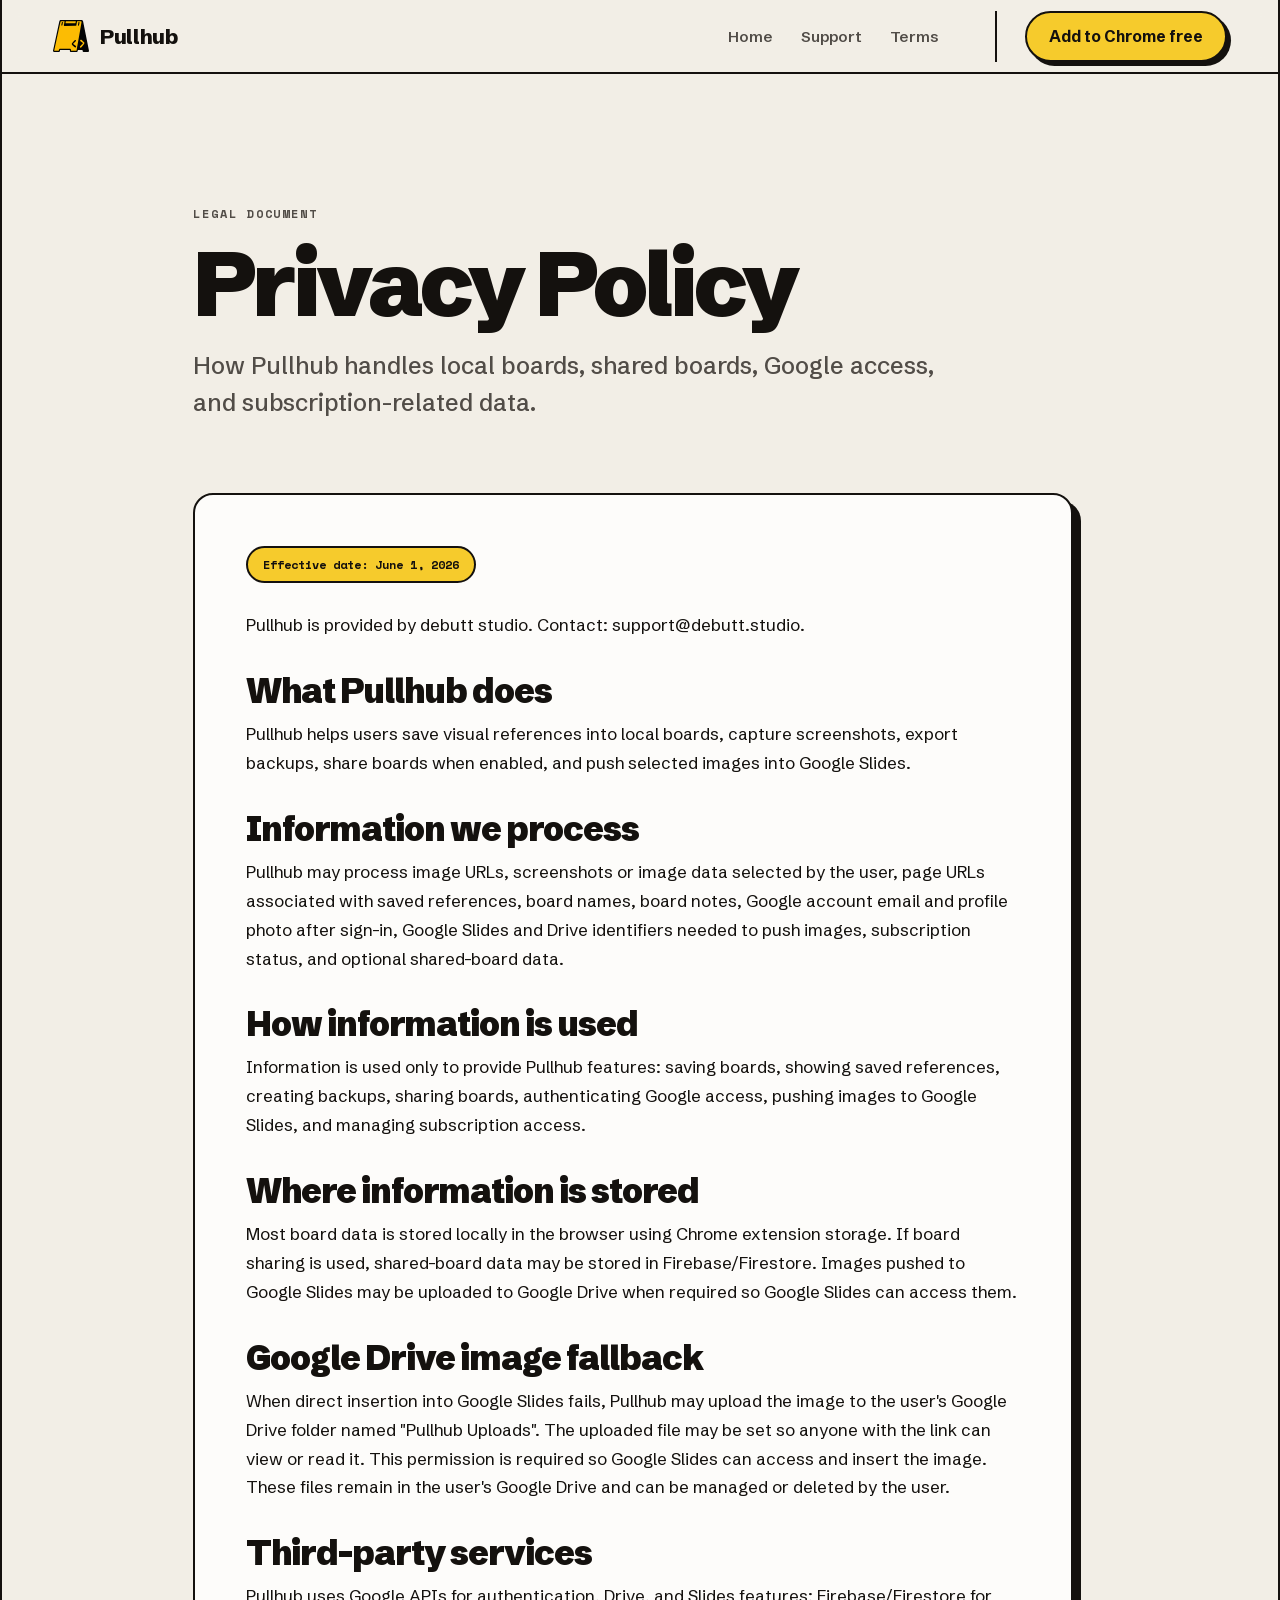
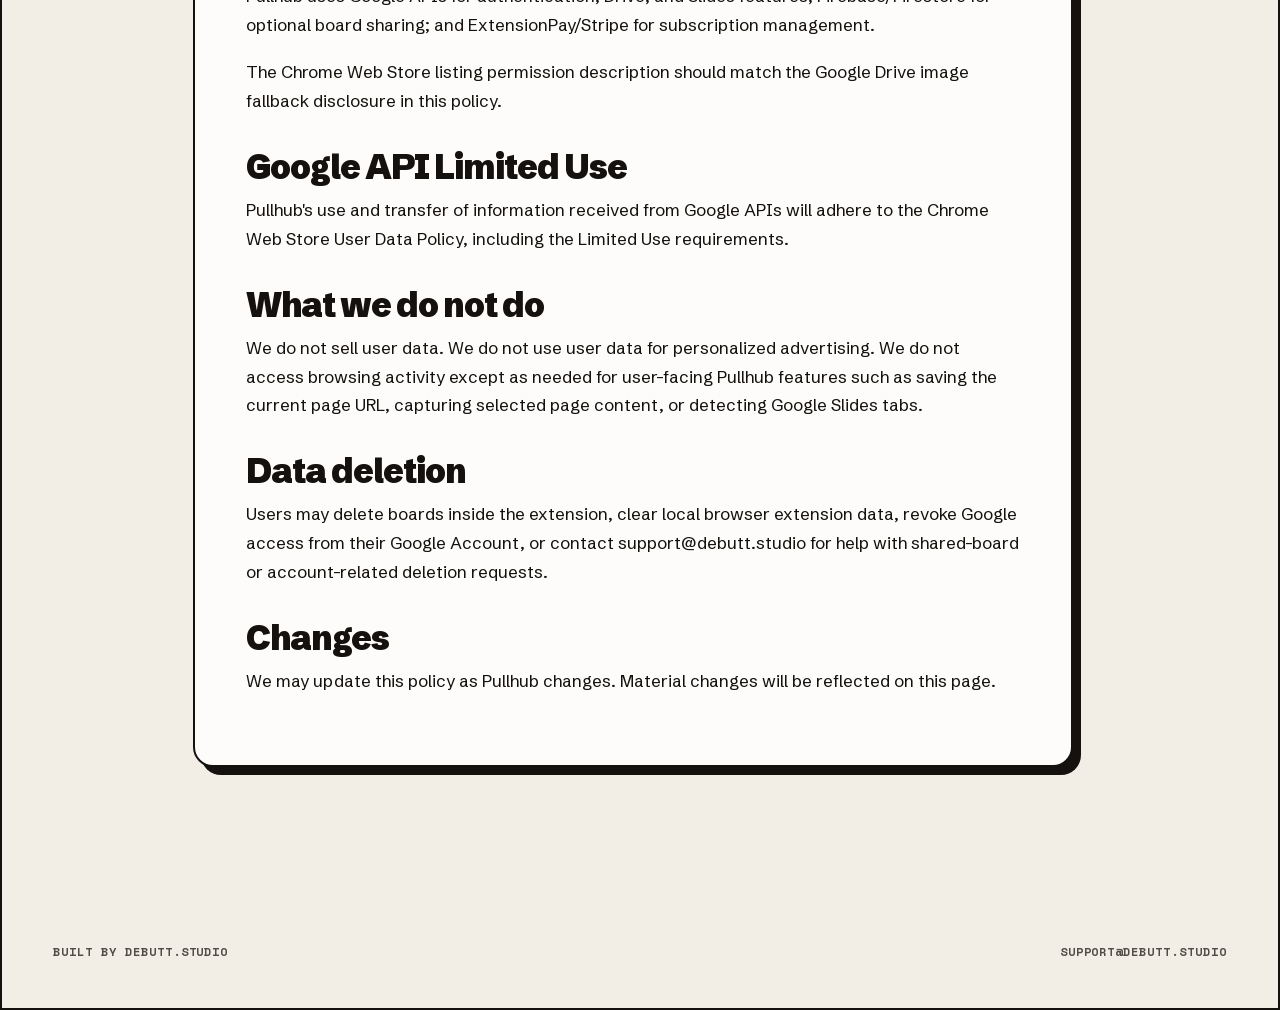
<file: privacy.html>
<!doctype html>
<html lang="en">
<head>
  <meta charset="utf-8">
  <meta name="viewport" content="width=device-width, initial-scale=1">
  <title>Pullhub Privacy Policy</title>
  <link rel="icon" href="pullhub-icon.svg" type="image/svg+xml">
  <link rel="stylesheet" href="docs.css">
</head>
<body>
  <div class="page" data-theme="caution" data-bg="cream">
    <nav class="nav rule-b">
      <div class="nav-inner pad">
        <a class="brand" href="index.html"><img class="logo-mark" src="pullhub-icon.svg" alt="Pullhub">Pullhub</a>
        <div class="nav-links">
          <a class="l" href="index.html">Home</a>
          <a class="l" href="support.html">Support</a>
          <a class="l" href="terms.html">Terms</a>
          <div class="nav-cta"><a class="btn btn--yellow" href="index.html#pricing">Add to Chrome free</a></div>
        </div>
      </div>
    </nav>

    <main>
      <section class="doc-hero">
        <div class="doc-wrap">
          <span class="kicker">Legal document</span>
          <h1 class="doc-title">Privacy Policy</h1>
          <p class="doc-lead">How Pullhub handles local boards, shared boards, Google access, and subscription-related data.</p>
        </div>
      </section>

      <section class="doc-section">
        <article class="doc-card">
          <div class="date">Effective date: June 1, 2026</div>
          <p>Pullhub is provided by debutt studio. Contact: <a href="mailto:support@debutt.studio">support@debutt.studio</a>.</p>
          <h2>What Pullhub does</h2>
          <p>Pullhub helps users save visual references into local boards, capture screenshots, export backups, share boards when enabled, and push selected images into Google Slides.</p>
          <h2>Information we process</h2>
          <p>Pullhub may process image URLs, screenshots or image data selected by the user, page URLs associated with saved references, board names, board notes, Google account email and profile photo after sign-in, Google Slides and Drive identifiers needed to push images, subscription status, and optional shared-board data.</p>
          <h2>How information is used</h2>
          <p>Information is used only to provide Pullhub features: saving boards, showing saved references, creating backups, sharing boards, authenticating Google access, pushing images to Google Slides, and managing subscription access.</p>
          <h2>Where information is stored</h2>
          <p>Most board data is stored locally in the browser using Chrome extension storage. If board sharing is used, shared-board data may be stored in Firebase/Firestore. Images pushed to Google Slides may be uploaded to Google Drive when required so Google Slides can access them.</p>
          <h2>Google Drive image fallback</h2>
          <p>When direct insertion into Google Slides fails, Pullhub may upload the image to the user's Google Drive folder named "Pullhub Uploads". The uploaded file may be set so anyone with the link can view or read it. This permission is required so Google Slides can access and insert the image. These files remain in the user's Google Drive and can be managed or deleted by the user.</p>
          <h2>Third-party services</h2>
          <p>Pullhub uses Google APIs for authentication, Drive, and Slides features; Firebase/Firestore for optional board sharing; and ExtensionPay/Stripe for subscription management.</p>
          <p>The Chrome Web Store listing permission description should match the Google Drive image fallback disclosure in this policy.</p>
          <h2>Google API Limited Use</h2>
          <p>Pullhub's use and transfer of information received from Google APIs will adhere to the Chrome Web Store User Data Policy, including the Limited Use requirements.</p>
          <h2>What we do not do</h2>
          <p>We do not sell user data. We do not use user data for personalized advertising. We do not access browsing activity except as needed for user-facing Pullhub features such as saving the current page URL, capturing selected page content, or detecting Google Slides tabs.</p>
          <h2>Data deletion</h2>
          <p>Users may delete boards inside the extension, clear local browser extension data, revoke Google access from their Google Account, or contact <a href="mailto:support@debutt.studio">support@debutt.studio</a> for help with shared-board or account-related deletion requests.</p>
          <h2>Changes</h2>
          <p>We may update this policy as Pullhub changes. Material changes will be reflected on this page.</p>
        </article>
      </section>
    </main>

    <footer class="foot rule-b">
      <span>Built by debutt.studio</span>
      <span>support@debutt.studio</span>
    </footer>
  </div>
</body>
</html>
</file>
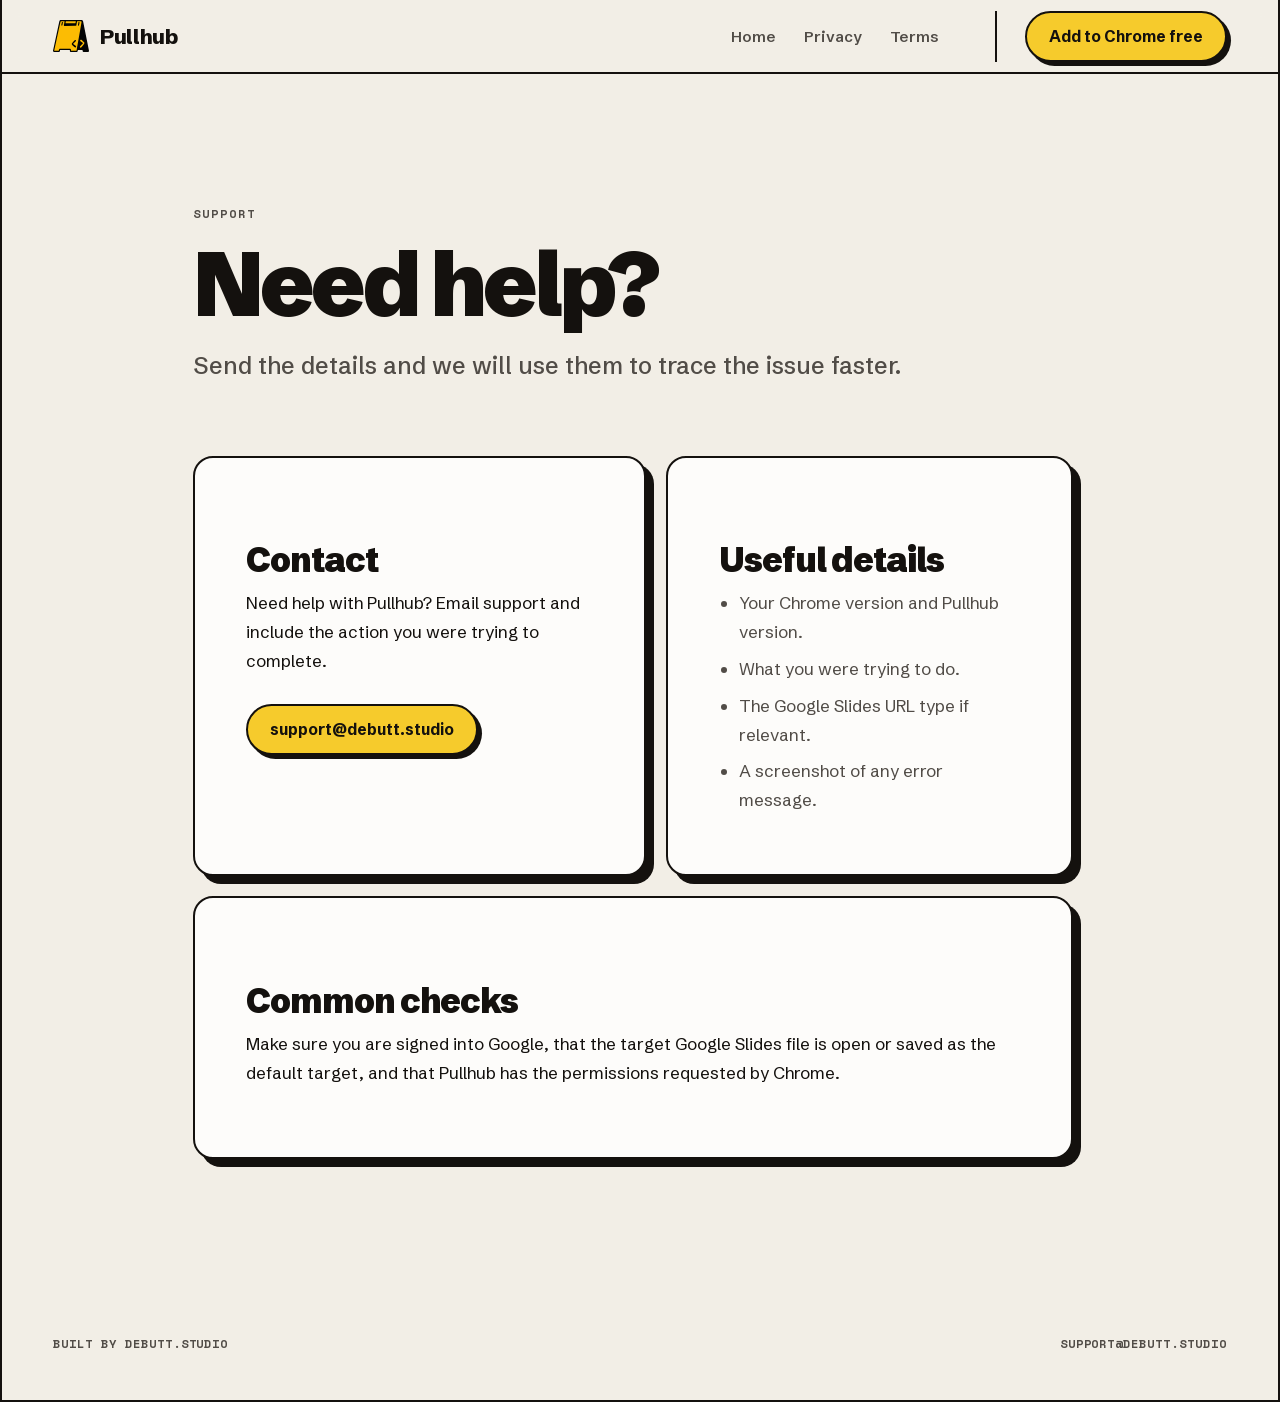
<file: support.html>
<!doctype html>
<html lang="en">
<head>
  <meta charset="utf-8">
  <meta name="viewport" content="width=device-width, initial-scale=1">
  <title>Pullhub Support</title>
  <link rel="icon" href="pullhub-icon.svg" type="image/svg+xml">
  <link rel="stylesheet" href="docs.css">
</head>
<body>
  <div class="page" data-theme="caution" data-bg="cream">
    <nav class="nav rule-b">
      <div class="nav-inner pad">
        <a class="brand" href="index.html"><img class="logo-mark" src="pullhub-icon.svg" alt="Pullhub">Pullhub</a>
        <div class="nav-links">
          <a class="l" href="index.html">Home</a>
          <a class="l" href="privacy.html">Privacy</a>
          <a class="l" href="terms.html">Terms</a>
          <div class="nav-cta"><a class="btn btn--yellow" href="index.html#pricing">Add to Chrome free</a></div>
        </div>
      </div>
    </nav>

    <main>
      <section class="doc-hero">
        <div class="doc-wrap">
          <span class="kicker">Support</span>
          <h1 class="doc-title">Need help?</h1>
          <p class="doc-lead">Send the details and we will use them to trace the issue faster.</p>
        </div>
      </section>

      <section class="doc-section">
        <div class="doc-wrap support-grid">
          <article class="doc-card">
            <h2>Contact</h2>
            <p>Need help with Pullhub? Email support and include the action you were trying to complete.</p>
            <a class="btn btn--yellow mail-btn" href="mailto:support@debutt.studio">support@debutt.studio</a>
          </article>
          <article class="doc-card">
            <h2>Useful details</h2>
            <ul>
              <li>Your Chrome version and Pullhub version.</li>
              <li>What you were trying to do.</li>
              <li>The Google Slides URL type if relevant.</li>
              <li>A screenshot of any error message.</li>
            </ul>
          </article>
          <article class="doc-card wide">
            <h2>Common checks</h2>
            <p>Make sure you are signed into Google, that the target Google Slides file is open or saved as the default target, and that Pullhub has the permissions requested by Chrome.</p>
          </article>
        </div>
      </section>
    </main>

    <footer class="foot rule-b">
      <span>Built by debutt.studio</span>
      <span>support@debutt.studio</span>
    </footer>
  </div>
</body>
</html>
</file>
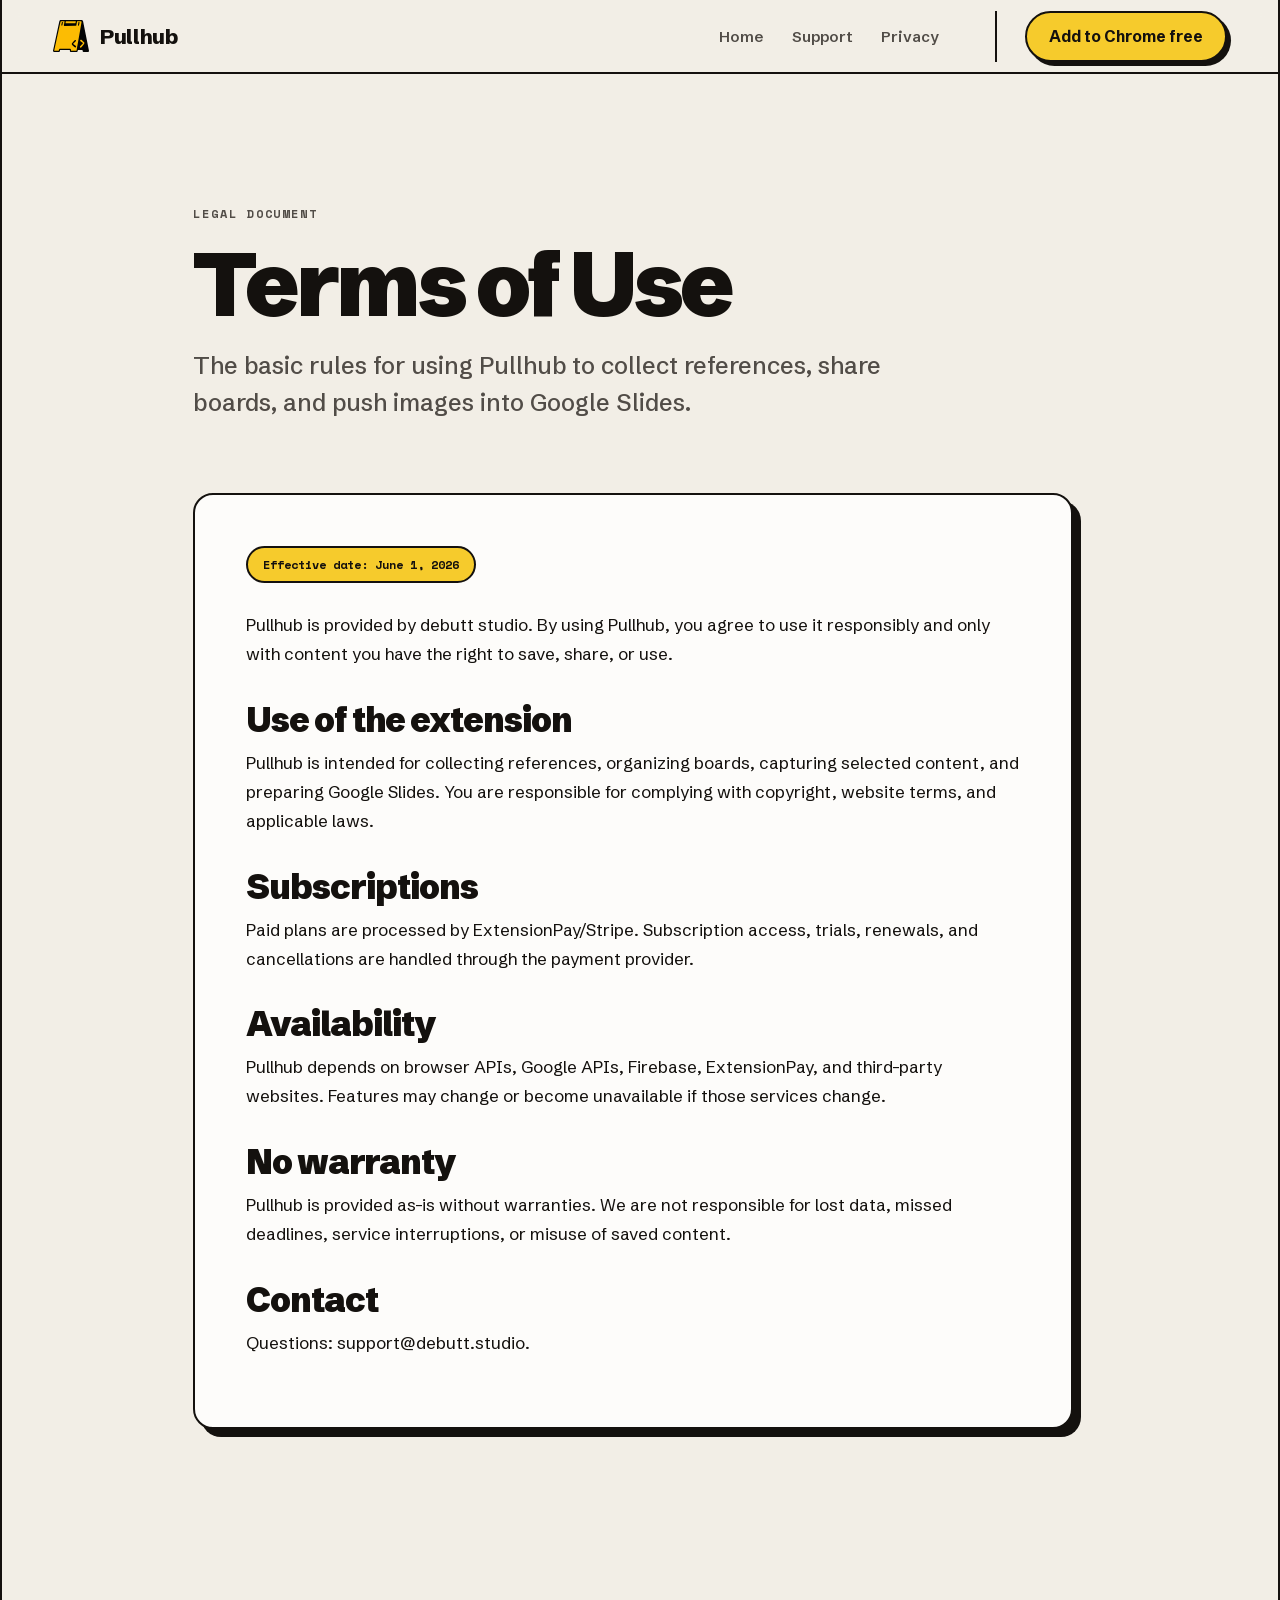
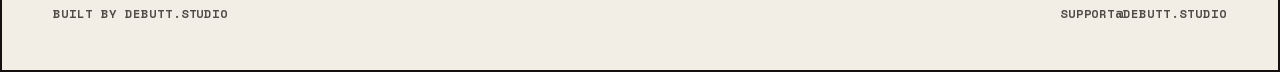
<file: terms.html>
<!doctype html>
<html lang="en">
<head>
  <meta charset="utf-8">
  <meta name="viewport" content="width=device-width, initial-scale=1">
  <title>Pullhub Terms of Use</title>
  <link rel="icon" href="pullhub-icon.svg" type="image/svg+xml">
  <link rel="stylesheet" href="docs.css">
</head>
<body>
  <div class="page" data-theme="caution" data-bg="cream">
    <nav class="nav rule-b">
      <div class="nav-inner pad">
        <a class="brand" href="index.html"><img class="logo-mark" src="pullhub-icon.svg" alt="Pullhub">Pullhub</a>
        <div class="nav-links">
          <a class="l" href="index.html">Home</a>
          <a class="l" href="support.html">Support</a>
          <a class="l" href="privacy.html">Privacy</a>
          <div class="nav-cta"><a class="btn btn--yellow" href="index.html#pricing">Add to Chrome free</a></div>
        </div>
      </div>
    </nav>

    <main>
      <section class="doc-hero">
        <div class="doc-wrap">
          <span class="kicker">Legal document</span>
          <h1 class="doc-title">Terms of Use</h1>
          <p class="doc-lead">The basic rules for using Pullhub to collect references, share boards, and push images into Google Slides.</p>
        </div>
      </section>

      <section class="doc-section">
        <article class="doc-card">
          <div class="date">Effective date: June 1, 2026</div>
          <p>Pullhub is provided by debutt studio. By using Pullhub, you agree to use it responsibly and only with content you have the right to save, share, or use.</p>
          <h2>Use of the extension</h2>
          <p>Pullhub is intended for collecting references, organizing boards, capturing selected content, and preparing Google Slides. You are responsible for complying with copyright, website terms, and applicable laws.</p>
          <h2>Subscriptions</h2>
          <p>Paid plans are processed by ExtensionPay/Stripe. Subscription access, trials, renewals, and cancellations are handled through the payment provider.</p>
          <h2>Availability</h2>
          <p>Pullhub depends on browser APIs, Google APIs, Firebase, ExtensionPay, and third-party websites. Features may change or become unavailable if those services change.</p>
          <h2>No warranty</h2>
          <p>Pullhub is provided as-is without warranties. We are not responsible for lost data, missed deadlines, service interruptions, or misuse of saved content.</p>
          <h2>Contact</h2>
          <p>Questions: <a href="mailto:support@debutt.studio">support@debutt.studio</a>.</p>
        </article>
      </section>
    </main>

    <footer class="foot rule-b">
      <span>Built by debutt.studio</span>
      <span>support@debutt.studio</span>
    </footer>
  </div>
</body>
</html>
</file>
<file: docs.css>
@font-face {
  font-family: 'Schibsted Grotesk';
  font-style: normal;
  font-weight: 400 900;
  font-display: swap;
  src: url("assets/fonts/f9412008-b8f0-44a3-8dcd-20d485288e32.woff2") format('woff2');
}
@font-face {
  font-family: 'Space Mono';
  font-style: normal;
  font-weight: 400;
  font-display: swap;
  src: url("assets/fonts/c886daec-c59a-45f6-a81e-67b72df71ce3.woff2") format('woff2');
}
@font-face {
  font-family: 'Space Mono';
  font-style: normal;
  font-weight: 700;
  font-display: swap;
  src: url("assets/fonts/820a6fdc-0813-4b84-ab26-a403552ec1da.woff2") format('woff2');
}

:root {
  --ink: oklch(0.18 0.008 65);
  --ink-soft: oklch(0.42 0.010 65);
  --paper: oklch(0.992 0.003 85);
  --accent: oklch(0.855 0.165 92);
  --accent-deep: oklch(0.80 0.155 86);
  --bg: oklch(0.95 0.012 85);
  --line: var(--ink);
  --bd: 2px;
  --maxw: 1320px;
  --r: 16px;
  --font: "Schibsted Grotesk", system-ui, sans-serif;
  --mono: "Space Mono", ui-monospace, monospace;
}

* { box-sizing: border-box; margin: 0; padding: 0; }
html { scroll-behavior: smooth; }
body {
  background: var(--bg);
  color: var(--ink);
  font-family: var(--font);
  -webkit-font-smoothing: antialiased;
  overflow-x: clip;
}
a { color: inherit; text-decoration: none; }
img { display: block; max-width: 100%; }

.page {
  max-width: var(--maxw);
  min-height: 100vh;
  margin: 0 auto;
  background: var(--bg);
  border-left: var(--bd) solid var(--line);
  border-right: var(--bd) solid var(--line);
}
.rule-b { border-bottom: var(--bd) solid var(--line); }
.pad { padding: 0 clamp(20px, 4vw, 56px); }

.btn {
  display: inline-flex; align-items: center; gap: 10px;
  font-family: var(--font); font-weight: 700; font-size: 15.5px;
  padding: 14px 22px; border-radius: 999px;
  border: var(--bd) solid var(--ink); background: var(--ink); color: var(--paper);
  cursor: pointer; transition: transform .12s ease, box-shadow .12s ease, background .15s;
  box-shadow: 4px 4px 0 0 var(--ink);
}
.btn:hover { transform: translate(-2px,-2px); box-shadow: 6px 6px 0 0 var(--ink); }
.btn--yellow { background: var(--accent); color: var(--ink); }

.nav {
  position: sticky; top: 0; z-index: 60;
  background: color-mix(in oklch, var(--bg) 88%, transparent);
  backdrop-filter: blur(8px);
}
.nav-inner { display: flex; align-items: stretch; height: 72px; }
.brand {
  display: flex; align-items: center; gap: 11px;
  font-weight: 800; font-size: 21px; letter-spacing: -0.02em;
  padding-right: 30px;
}
.logo-mark { width: 36px; height: 36px; flex: none; display: block; }
.nav-links {
  display: flex; align-items: center; gap: 28px;
  margin-left: auto; font-weight: 600; font-size: 15px;
}
.nav-links a.l { color: var(--ink-soft); }
.nav-links a.l:hover { color: var(--ink); }
.nav-cta {
  display: flex; align-items: center;
  padding-left: 28px; border-left: var(--bd) solid var(--line); margin-left: 28px;
}

.doc-hero {
  padding: clamp(76px, 10vw, 128px) clamp(20px, 4vw, 56px) clamp(46px, 6vw, 72px);
}
.doc-wrap { max-width: 880px; margin-left: clamp(0px, 12vw, 140px); }
.kicker {
  font-family: var(--mono); font-size: 12px; font-weight: 700; letter-spacing: 0.16em;
  text-transform: uppercase; color: var(--ink-soft);
  display: inline-flex; align-items: center; gap: 9px;
}
.doc-title {
  font-size: clamp(54px, 7vw, 104px);
  line-height: .9;
  letter-spacing: -0.045em;
  font-weight: 900;
  margin: 22px 0 22px;
}
.doc-lead {
  max-width: 760px;
  font-size: clamp(19px, 2vw, 24px);
  line-height: 1.55;
  color: var(--ink-soft);
  font-weight: 500;
}
.doc-section {
  padding: 0 clamp(20px, 4vw, 56px) clamp(86px, 10vw, 132px);
}
.doc-card {
  max-width: 880px;
  margin-left: clamp(0px, 12vw, 140px);
  background: var(--paper);
  border: var(--bd) solid var(--line);
  border-radius: 20px;
  box-shadow: 8px 8px 0 0 var(--ink);
  padding: clamp(28px, 4vw, 54px);
}
.date {
  display: inline-flex;
  background: var(--accent);
  border: var(--bd) solid var(--line);
  border-radius: 999px;
  padding: 8px 15px;
  font-family: var(--mono);
  font-size: 12px;
  font-weight: 700;
  margin-bottom: 28px;
}
.doc-card p {
  font-size: 17px;
  line-height: 1.7;
  margin-bottom: 18px;
}
.doc-card h2 {
  font-size: clamp(25px, 2.7vw, 34px);
  line-height: 1;
  letter-spacing: -0.03em;
  font-weight: 900;
  margin: 34px 0 12px;
}
.support-grid {
  display: grid;
  grid-template-columns: minmax(0, 1fr) minmax(280px, .9fr);
  gap: 20px;
}
.support-grid .doc-card {
  margin-left: 0;
  max-width: none;
}
.support-grid .wide { grid-column: 1 / -1; }
.mail-btn { margin-top: 10px; }
ul { padding-left: 20px; color: var(--ink-soft); font-size: 17px; line-height: 1.7; }
li { margin: 8px 0; }

.foot {
  padding: clamp(30px, 4vw, 48px) clamp(20px, 4vw, 56px);
  display: flex; justify-content: space-between; gap: 24px; flex-wrap: wrap;
  font-family: var(--mono); font-size: 12px; font-weight: 700;
  letter-spacing: .08em; text-transform: uppercase; color: var(--ink-soft);
}

@media (max-width: 860px) {
  .nav-links .l { display: none; }
  .nav-cta { border-left: none; margin-left: 0; padding-left: 0; }
  .doc-wrap, .doc-card { margin-left: 0; }
  .support-grid { grid-template-columns: 1fr; }
}
@media (max-width: 560px) {
  .nav-inner { height: 66px; }
  .brand { font-size: 20px; padding-right: 10px; }
  .btn { padding: 11px 16px; font-size: 14px; }
  .doc-card { box-shadow: 5px 5px 0 0 var(--ink); }
}
</file>
